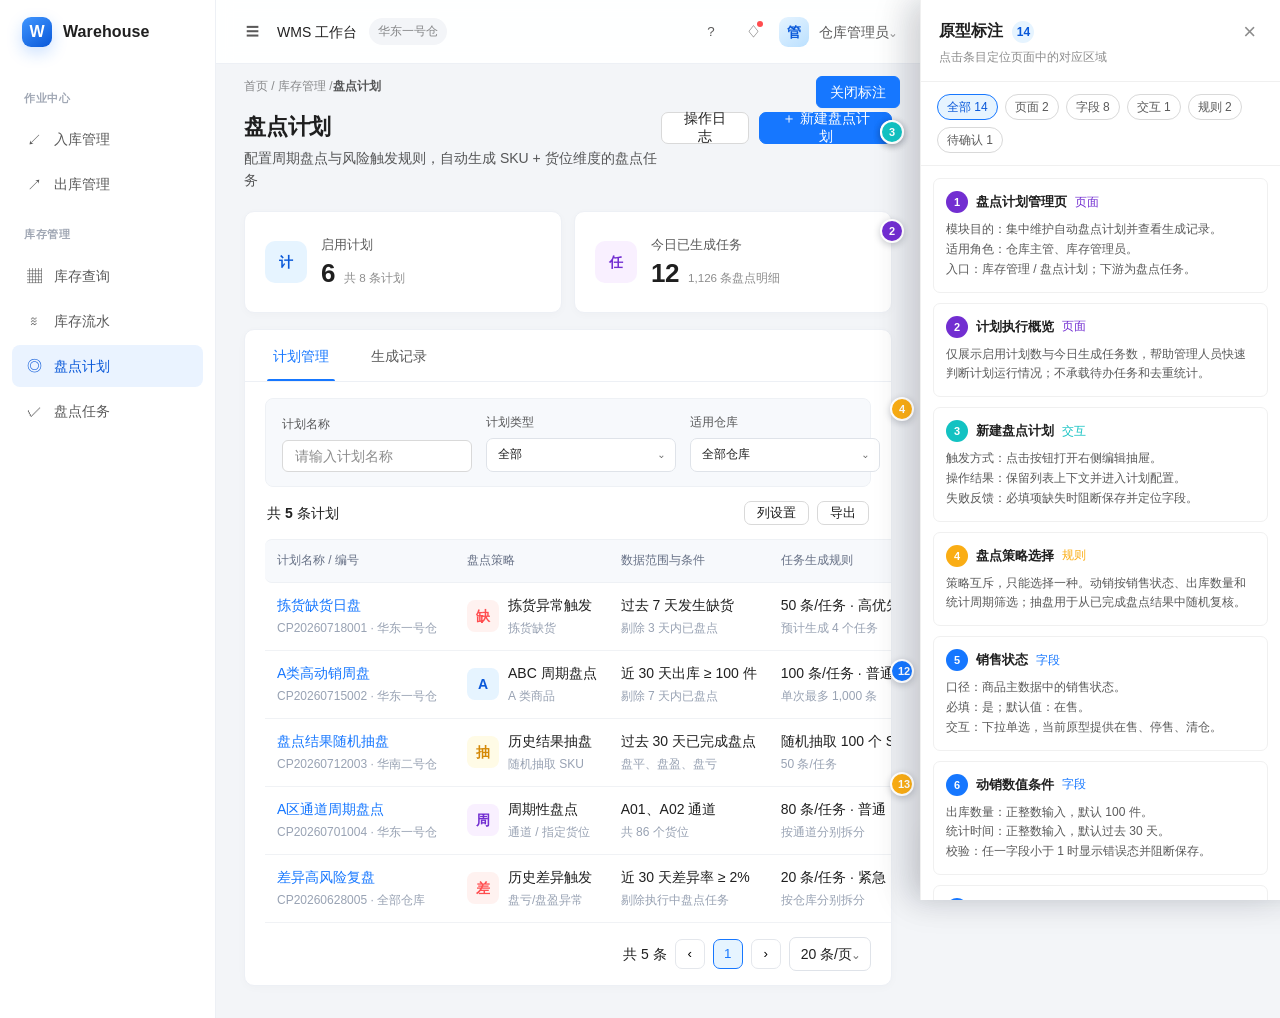
<file: index.html>
<!DOCTYPE html>
<html lang="zh-CN" data-theme="default">
<head>
  <meta charset="UTF-8"><meta name="viewport" content="width=device-width,initial-scale=1">
  <title>盘点计划</title>
  <link rel="stylesheet" href="./tokens.css"><link rel="stylesheet" href="./styles.css"><link rel="stylesheet" href="./flat-form.css"><link rel="stylesheet" href="./annotations.css">
</head>
<body>
<div class="c-shell" data-component="ErpShell">
  <aside class="c-shell__sider">
    <div class="brand"><span class="brand-mark">W</span><span>Warehouse</span></div>
    <nav>
      <div class="nav-group">作业中心</div><a><span class="nav-icon">↙</span>入库管理</a><a><span class="nav-icon">↗</span>出库管理</a>
      <div class="nav-group">库存管理</div><a><span class="nav-icon">▦</span>库存查询</a><a><span class="nav-icon">≋</span>库存流水</a><a class="active"><span class="nav-icon">◎</span>盘点计划</a><a><span class="nav-icon">✓</span>盘点任务</a>
    </nav>
  </aside>
  <main class="c-shell__main">
    <header class="topbar"><div class="workspace-name"><button class="c-icon-button menu-toggle">☰</button><span>WMS 工作台</span><em>华东一号仓</em></div><div class="top-actions"><button class="c-icon-button top-icon">?</button><button class="c-icon-button top-icon">♢<i></i></button><span class="avatar">管</span><span>仓库管理员⌄</span></div></header>
    <div class="breadcrumb">首页 / 库存管理 / <strong>盘点计划</strong></div>
    <div class="page">
      <header class="c-page-header" data-component="PageHeaderBar">
        <div><h1>盘点计划</h1><p>配置周期盘点与风险触发规则，自动生成 SKU + 货位维度的盘点任务</p></div>
        <div class="header-actions"><button class="btn">操作日志</button><button id="createBtn" class="btn btn--primary">＋ 新建盘点计划</button></div>
      </header>

      <section class="overview">
        <div><i class="metric-icon blue">计</i><section><span>启用计划</span><strong>6</strong><small>共 8 条计划</small></section></div>
        <div><i class="metric-icon purple">任</i><section><span>今日已生成任务</span><strong>12</strong><small>1,126 条盘点明细</small></section></div>
      </section>

      <section class="surface-panel main-panel">
        <div class="tabs"><button class="c-tab tab active" data-view="plan">计划管理</button><button class="c-tab tab" data-view="record">生成记录</button></div>
        <div id="planView">
          <div class="c-filter" data-component="QueryFilterBar">
            <label>计划名称<input id="keyword" class="input" placeholder="请输入计划名称"></label>
            <label>计划类型<button class="c-select select-control">全部<span>⌄</span></button></label>
            <label>适用仓库<button class="c-select select-control">全部仓库<span>⌄</span></button></label>
            <label>状态<button class="c-select select-control">全部<span>⌄</span></button></label>
            <div class="filter-actions"><button id="queryBtn" class="btn btn--primary">查询</button><button id="resetBtn" class="btn">重置</button></div>
          </div>
          <div class="table-toolbar"><span>共 <b id="count">5</b> 条计划</span><div><button class="btn btn--sm">列设置</button><button class="btn btn--sm">导出</button></div></div>
          <div class="c-table" data-component="DataTablePanel">
            <table><thead><tr><th>计划名称 / 编号</th><th>盘点策略</th><th>数据范围与条件</th><th>任务生成规则</th><th>执行周期</th><th>状态</th><th>下次执行</th><th>操作</th></tr></thead>
            <tbody id="rows">
              <tr data-name="拣货缺货日盘"><td><a class="link plan-name">拣货缺货日盘</a><small>CP20260718001 · 华东一号仓</small></td><td><span class="strategy-icon red">缺</span><div>拣货异常触发<small>拣货缺货</small></div></td><td>过去 7 天发生缺货<br><small>剔除 3 天内已盘点</small></td><td>50 条/任务 · 高优先级<br><small>预计生成 4 个任务</small></td><td>每天 02:00</td><td><span class="tag tag--success">启用</span></td><td>明天 02:00</td><td><button class="c-link link-btn run">立即执行</button><button class="c-link link-btn edit">编辑</button><button class="c-link link-btn more">更多⌄</button></td></tr>
              <tr data-name="A类高动销周盘"><td><a class="link plan-name">A类高动销周盘</a><small>CP20260715002 · 华东一号仓</small></td><td><span class="strategy-icon blue">A</span><div>ABC 周期盘点<small>A 类商品</small></div></td><td>近 30 天出库 ≥ 100 件<br><small>剔除 7 天内已盘点</small></td><td>100 条/任务 · 普通<br><small>单次最多 1,000 条</small></td><td>每周一 03:00</td><td><span class="tag tag--success">启用</span></td><td>07-27 03:00</td><td><button class="c-link link-btn run">立即执行</button><button class="c-link link-btn edit">编辑</button><button class="c-link link-btn more">更多⌄</button></td></tr>
              <tr data-name="盘点结果随机抽盘"><td><a class="link plan-name">盘点结果随机抽盘</a><small>CP20260712003 · 华南二号仓</small></td><td><span class="strategy-icon orange">抽</span><div>历史结果抽盘<small>随机抽取 SKU</small></div></td><td>过去 30 天已完成盘点<br><small>盘平、盘盈、盘亏</small></td><td>随机抽取 100 个 SKU<br><small>50 条/任务</small></td><td>每周三 05:00</td><td><span class="tag tag--success">启用</span></td><td>07-29 05:00</td><td><button class="c-link link-btn run">立即执行</button><button class="c-link link-btn edit">编辑</button><button class="c-link link-btn more">更多⌄</button></td></tr>
              <tr data-name="A区通道周期盘点"><td><a class="link plan-name">A区通道周期盘点</a><small>CP20260701004 · 华东一号仓</small></td><td><span class="strategy-icon purple">周</span><div>周期性盘点<small>通道 / 指定货位</small></div></td><td>A01、A02 通道<br><small>共 86 个货位</small></td><td>80 条/任务 · 普通<br><small>按通道分别拆分</small></td><td>每月 1 日 01:00</td><td><span class="tag tag--default">停用</span></td><td>—</td><td><button class="c-link link-btn run">立即执行</button><button class="c-link link-btn edit">编辑</button><button class="c-link link-btn more">更多⌄</button></td></tr>
              <tr data-name="差异高风险复盘"><td><a class="link plan-name">差异高风险复盘</a><small>CP20260628005 · 全部仓库</small></td><td><span class="strategy-icon red">差</span><div>历史差异触发<small>盘亏/盘盈异常</small></div></td><td>近 30 天差异率 ≥ 2%<br><small>剔除执行中盘点任务</small></td><td>20 条/任务 · 紧急<br><small>按仓库分别拆分</small></td><td>每天 04:00</td><td><span class="tag tag--success">启用</span></td><td>明天 04:00</td><td><button class="c-link link-btn run">立即执行</button><button class="c-link link-btn edit">编辑</button><button class="c-link link-btn more">更多⌄</button></td></tr>
            </tbody></table>
          </div>
          <div class="pagination"><span>共 5 条</span><button class="c-page">‹</button><button class="c-page current">1</button><button class="c-page">›</button><button class="c-select select-control compact">20 条/页⌄</button></div>
        </div>
        <div id="recordView" hidden>
          <div class="c-filter"><label>执行批次<input class="input" placeholder="请输入批次号"></label><label>执行结果<button class="c-select select-control">全部<span>⌄</span></button></label><div class="filter-actions"><button class="btn btn--primary">查询</button><button class="btn">重置</button></div></div>
          <div class="c-table record-table"><table><thead><tr><th>执行批次</th><th>计划名称</th><th>执行方式</th><th>命中明细</th><th>重复剔除</th><th>生成任务</th><th>执行结果</th><th>执行时间</th></tr></thead><tbody><tr><td>EX20260724020001</td><td>拣货缺货日盘</td><td>定时执行</td><td>186</td><td>12</td><td>4</td><td><span class="tag tag--success">成功</span></td><td>2026-07-24 02:00:08</td></tr><tr><td>EX20260723142503</td><td>A类高动销周盘</td><td>手动执行</td><td>735</td><td>48</td><td>8</td><td><span class="tag tag--success">成功</span></td><td>2026-07-23 14:25:31</td></tr><tr><td>EX20260723020001</td><td>拣货缺货日盘</td><td>定时执行</td><td>0</td><td>23</td><td>0</td><td><span class="tag tag--warning">无可盘数据</span></td><td>2026-07-23 02:00:05</td></tr></tbody></table></div>
        </div>
      </section>
    </div>
  </main>
</div>

<div id="mask" class="mask" hidden></div>
<aside id="drawer" class="c-edit-drawer drawer" data-component="EditDrawer" aria-hidden="true">
  <header><div><h2 id="drawerTitle">新建盘点计划</h2><p>选择策略模板后，可继续调整具体条件</p></div><button id="closeBtn" class="c-icon-button close">×</button></header>
  <div class="drawer-body">
    <nav class="drawer-nav" aria-label="盘点计划配置步骤"><a class="active" href="#basic"><i>1</i>基础信息</a><a href="#strategy"><i>2</i>盘点策略</a><a href="#condition"><i>3</i>筛选条件</a><a href="#taskRule"><i>4</i>任务规则</a><a href="#schedule"><i>5</i>执行计划</a></nav>
    <div class="drawer-content">
    <section id="basic" class="drawer-section"><h3><span>1</span>基础信息</h3><div class="form-grid"><label class="form-item required"><b>计划名称</b><input id="planName" class="input" placeholder="请输入计划名称"></label><label class="form-item required"><b>适用仓库</b><button class="c-select select-control full">华东一号仓<span>⌄</span></button></label><label class="form-item"><b>任务优先级</b><button class="c-select select-control full">普通<span>⌄</span></button></label><label class="form-item"><b>盘点维度</b><button class="c-select select-control full">SKU + 货位<span>⌄</span></button></label></div></section>
    <section id="strategy" class="drawer-section"><h3><span>2</span>选择盘点策略</h3><div class="strategy-grid">
      <button class="c-strategy strategy selected" data-type="shortage"><i class="red">缺</i><b>拣货异常</b><small>拣货缺货、库存不足</small></button>
      <button class="c-strategy strategy" data-type="abc"><i class="blue">销</i><b>动销</b><small>按销售状态与出库数量筛选</small></button>
      <button class="c-strategy strategy" data-type="sample"><i class="orange">抽</i><b>抽盘</b><small>历史盘点结果随机抽查</small></button>
      <button class="c-strategy strategy" data-type="periodic"><i class="purple">周</i><b>周期性盘点</b><small>按通道或货位定期盘点</small></button>
      <button class="c-strategy strategy" data-type="variance"><i class="red">差</i><b>历史差异</b><small>差异率或连续异常</small></button>
    </div></section>
    <section id="condition" class="drawer-section"><h3><span>3</span>筛选条件</h3><div class="section-help" id="strategyHelp">基于业务事件筛选需要盘点的 SKU 与货位。</div><div class="condition-box">
      <div class="condition-head"><div><b id="conditionTitle">满足以下全部条件</b><small>条件值可根据仓库实际管理口径调整</small></div><button class="c-link link-btn">＋ 添加条件</button></div>
      <div id="conditions"></div>
    </div>
    <div class="exclude-box"><div><b>去重与排除规则</b><small>避免重复生成无效盘点任务</small></div><label><input id="excludeRecent" type="checkbox" checked> 剔除过去 <input id="excludeDays" class="input mini" type="number" value="3"> 天内已完成盘点的 SKU + 货位</label><label><input type="checkbox" checked> 剔除已有待执行 / 执行中盘点任务的数据</label><label><input type="checkbox"> 排除零库存货位</label></div></section>
    <section id="taskRule" class="drawer-section"><h3><span>4</span>任务生成规则</h3><div class="form-grid"><label class="form-item required"><b>每任务明细上限</b><div><input id="limit" class="input short" type="number" value="50"> 条<small>超过上限自动拆分任务</small></div></label><label class="form-item"><b>单次生成上限</b><div><input class="input short" type="number" value="1000"> 条<small>超出部分留待下次执行</small></div></label><label class="form-item"><b>拆分方式</b><button class="c-select select-control full">按仓库 + 库区拆分<span>⌄</span></button></label><label class="form-item"><b>空货位策略</b><button class="c-select select-control full">排除空货位<span>⌄</span></button></label></div></section>
    <section id="schedule" class="drawer-section"><h3><span>5</span>执行计划</h3><div class="mode-row"><label><input type="radio" name="mode" checked> 定时执行</label><label><input type="radio" name="mode"> 仅手动执行</label><label><input type="radio" name="mode"> 条件触发后立即执行</label></div><div class="schedule-row"><button class="c-select select-control">每天<span>⌄</span></button><span>于</span><input class="input time" type="time" value="02:00"><span>执行</span></div></section>
    <section class="rule-preview"><div><b>规则预览</b><span class="tag tag--processing">预计命中 186 条</span></div><p id="preview"></p><small>预计拆分为 4 个盘点任务；实际结果以执行时库存数据为准。</small></section>
    </div>
  </div>
  <footer><button id="cancelBtn" class="btn">取消</button><button class="btn">保存并停用</button><button id="saveBtn" class="btn btn--primary">保存并启用</button></footer>
</aside>

<div id="confirm" class="c-risk-confirm modal" data-component="RiskConfirm" hidden><div class="confirm-icon">!</div><div><h3>立即执行盘点计划？</h3><p id="confirmText"></p><div class="alert">执行时会重新计算命中数据，并自动剔除近期已盘点或已有进行中任务的 SKU + 货位。</div></div><footer><button id="cancelRun" class="btn">取消</button><button id="confirmRun" class="btn btn--primary">确认执行</button></footer></div>
<div id="toast" class="c-feedback toast" data-component="FeedbackState" hidden>✓ 操作成功</div>
<button id="annotationToggle" class="c-annotation-toggle annotation-toggle" type="button">关闭标注</button>
<div id="annotationLayer" class="annotation-layer" aria-hidden="true"></div>
<aside id="annotationDrawer" class="annotation-drawer" aria-label="原型标注">
  <header><div><h2>原型标注 <span id="annotationTotal">14</span></h2><p>点击条目定位页面中的对应区域</p></div><button id="annotationClose" class="c-annotation-close annotation-close" type="button">×</button></header>
  <nav id="annotationFilters" class="annotation-filters"></nav>
  <div id="annotationList" class="annotation-list"></div>
</aside>
<script src="./script.js?v=20260817-2"></script>
<script src="./annotations.js?v=20260817-2"></script>
</body></html>
</file>
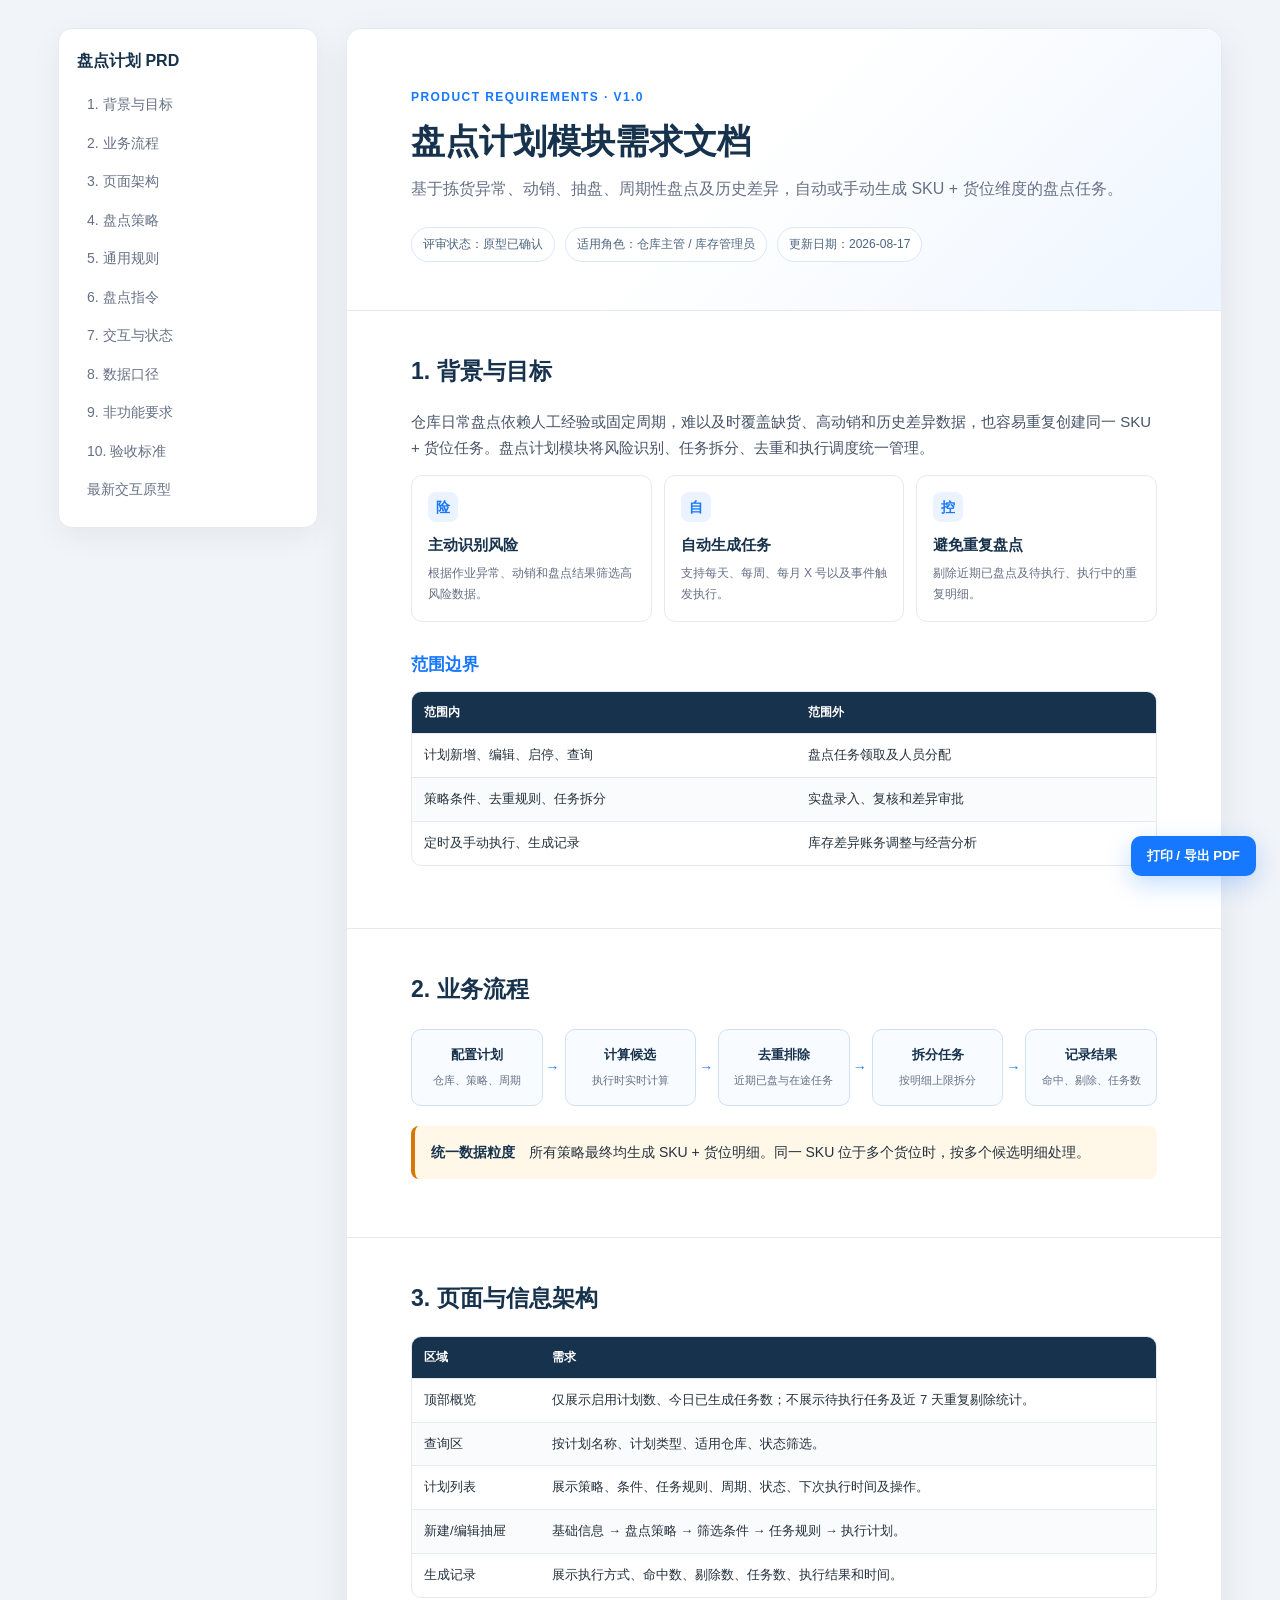
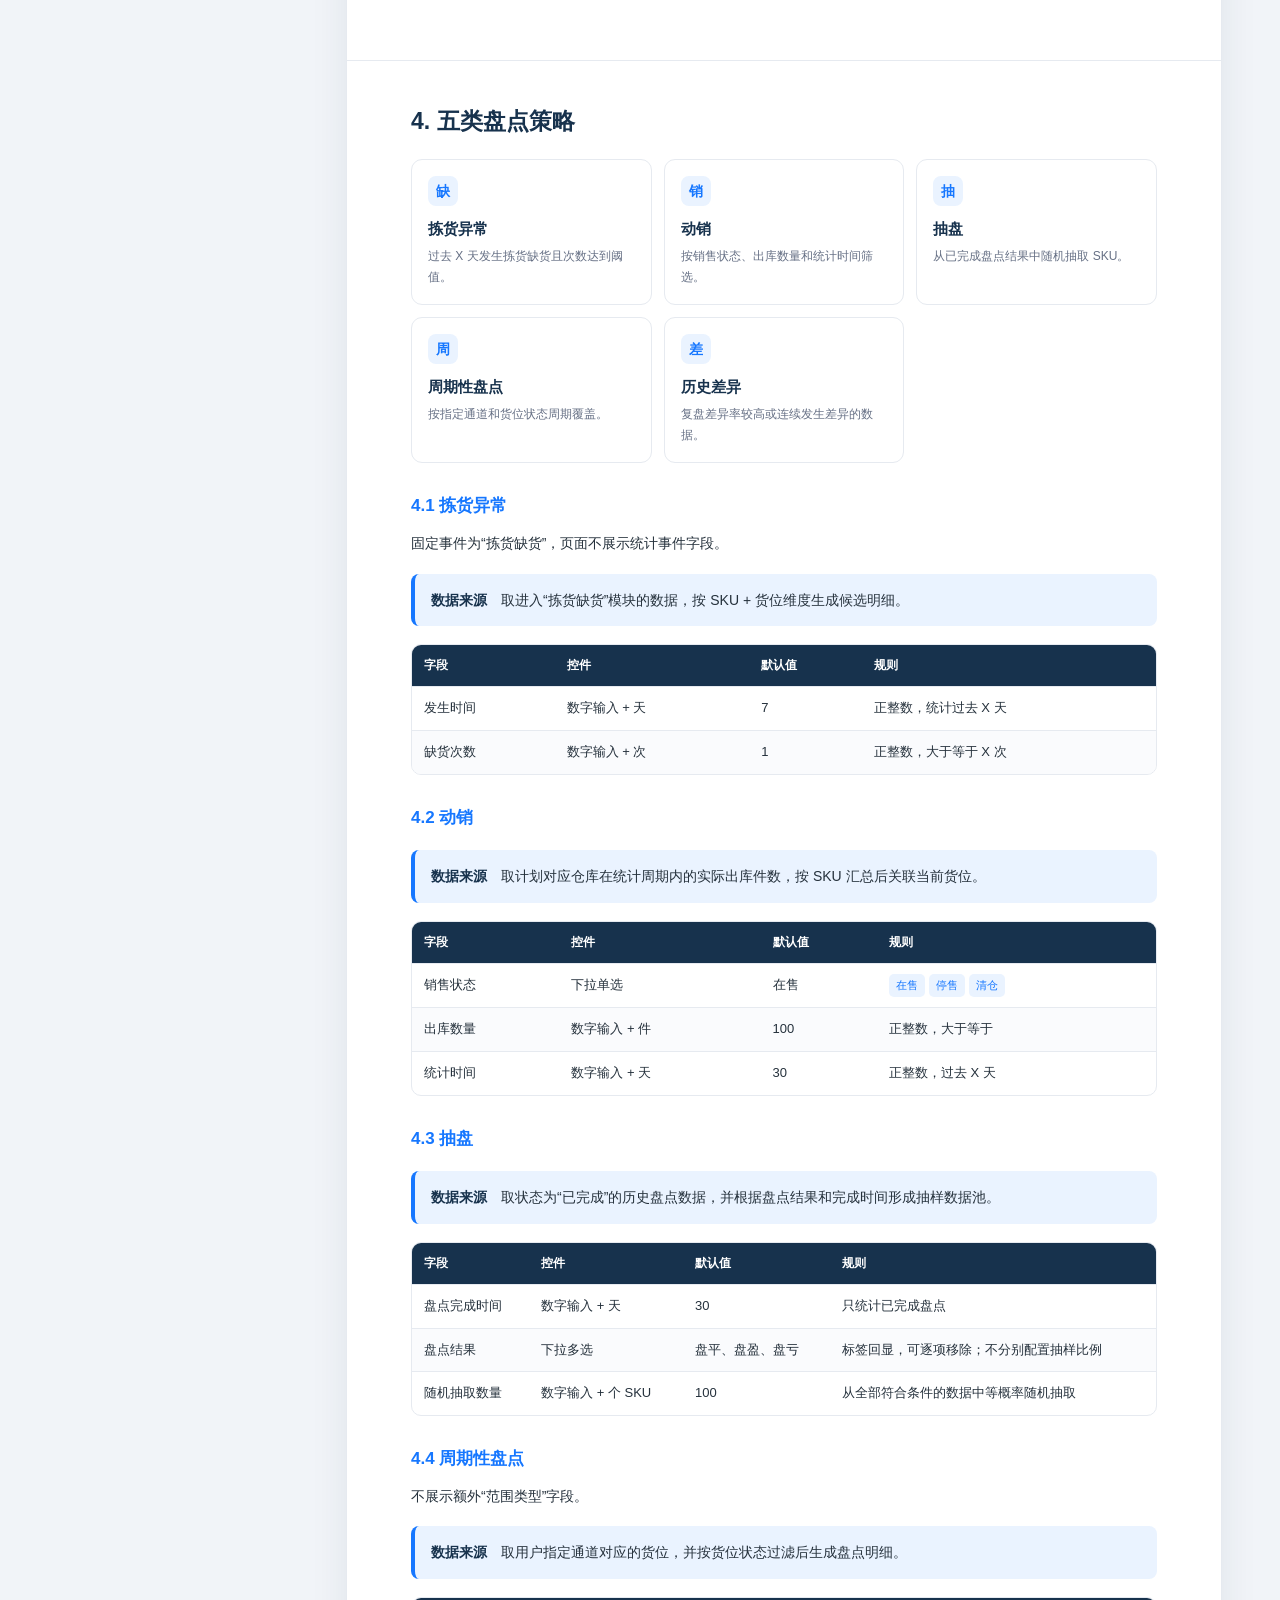
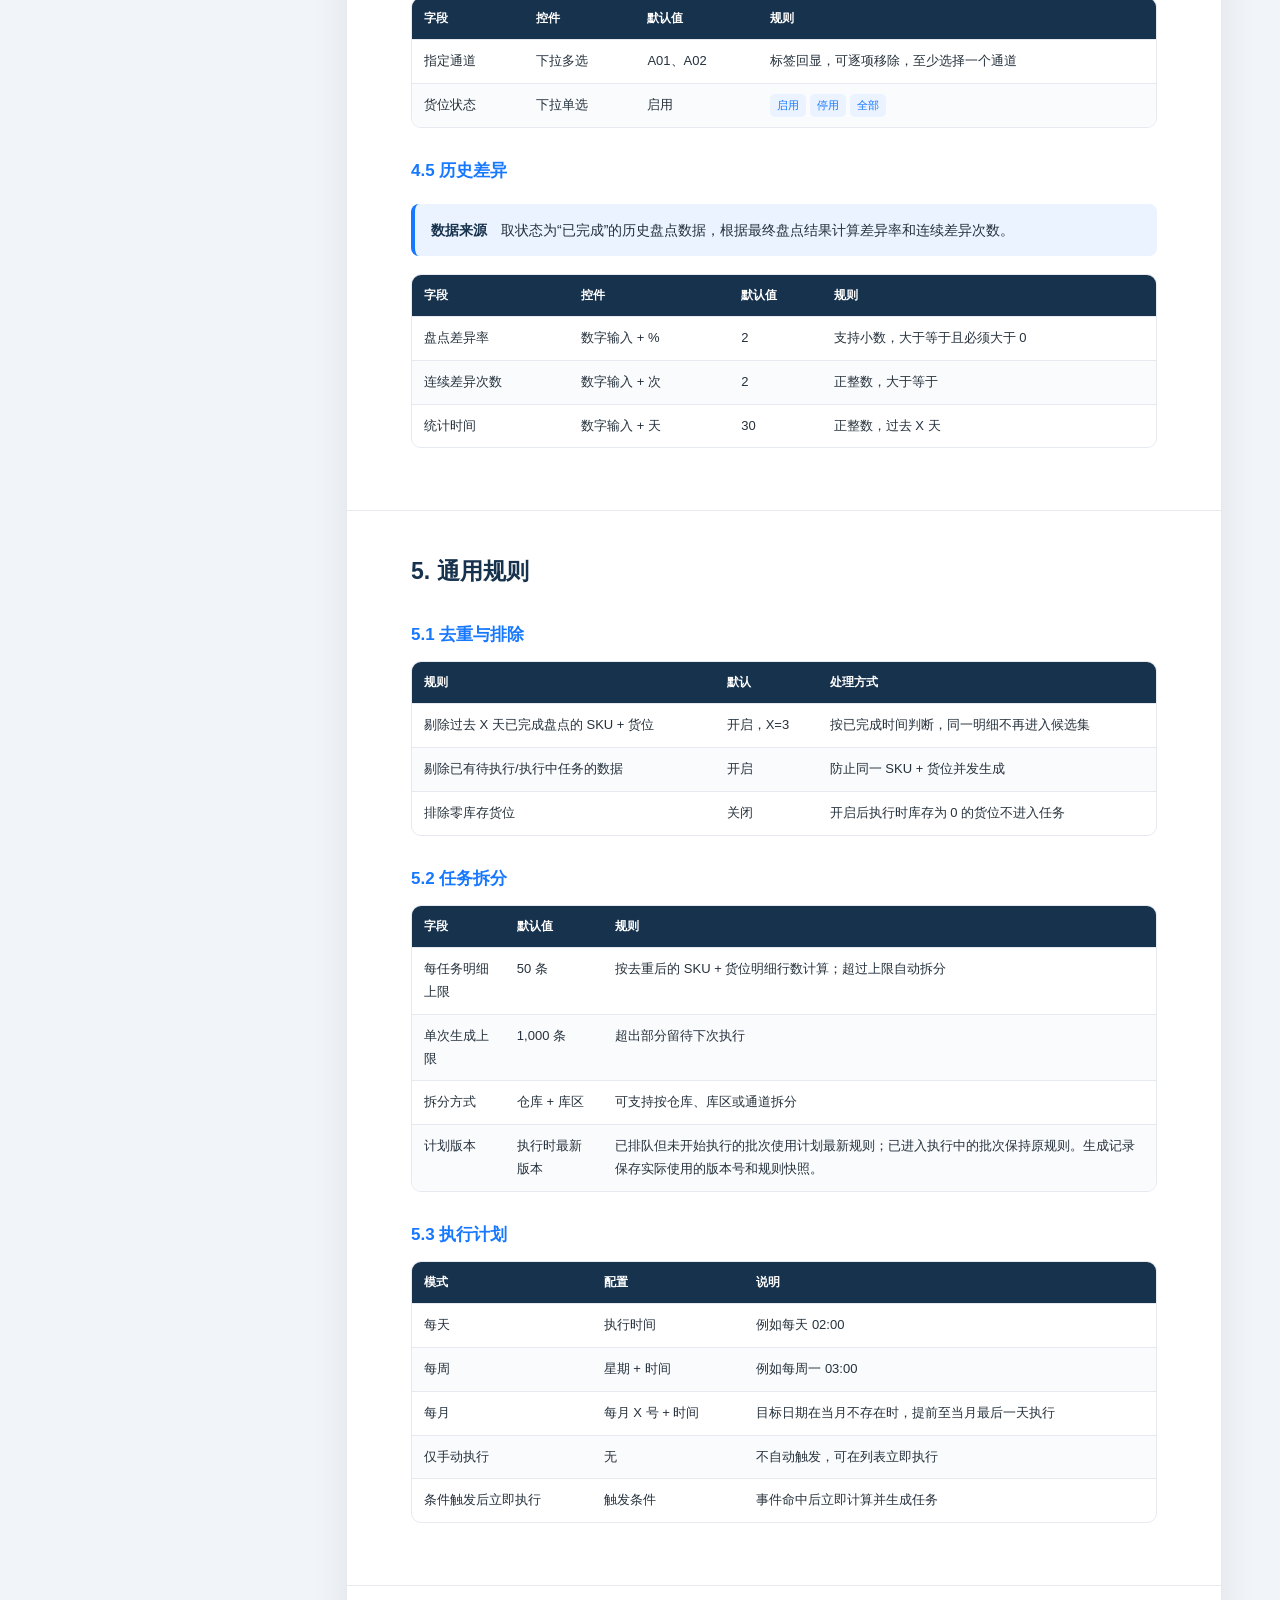
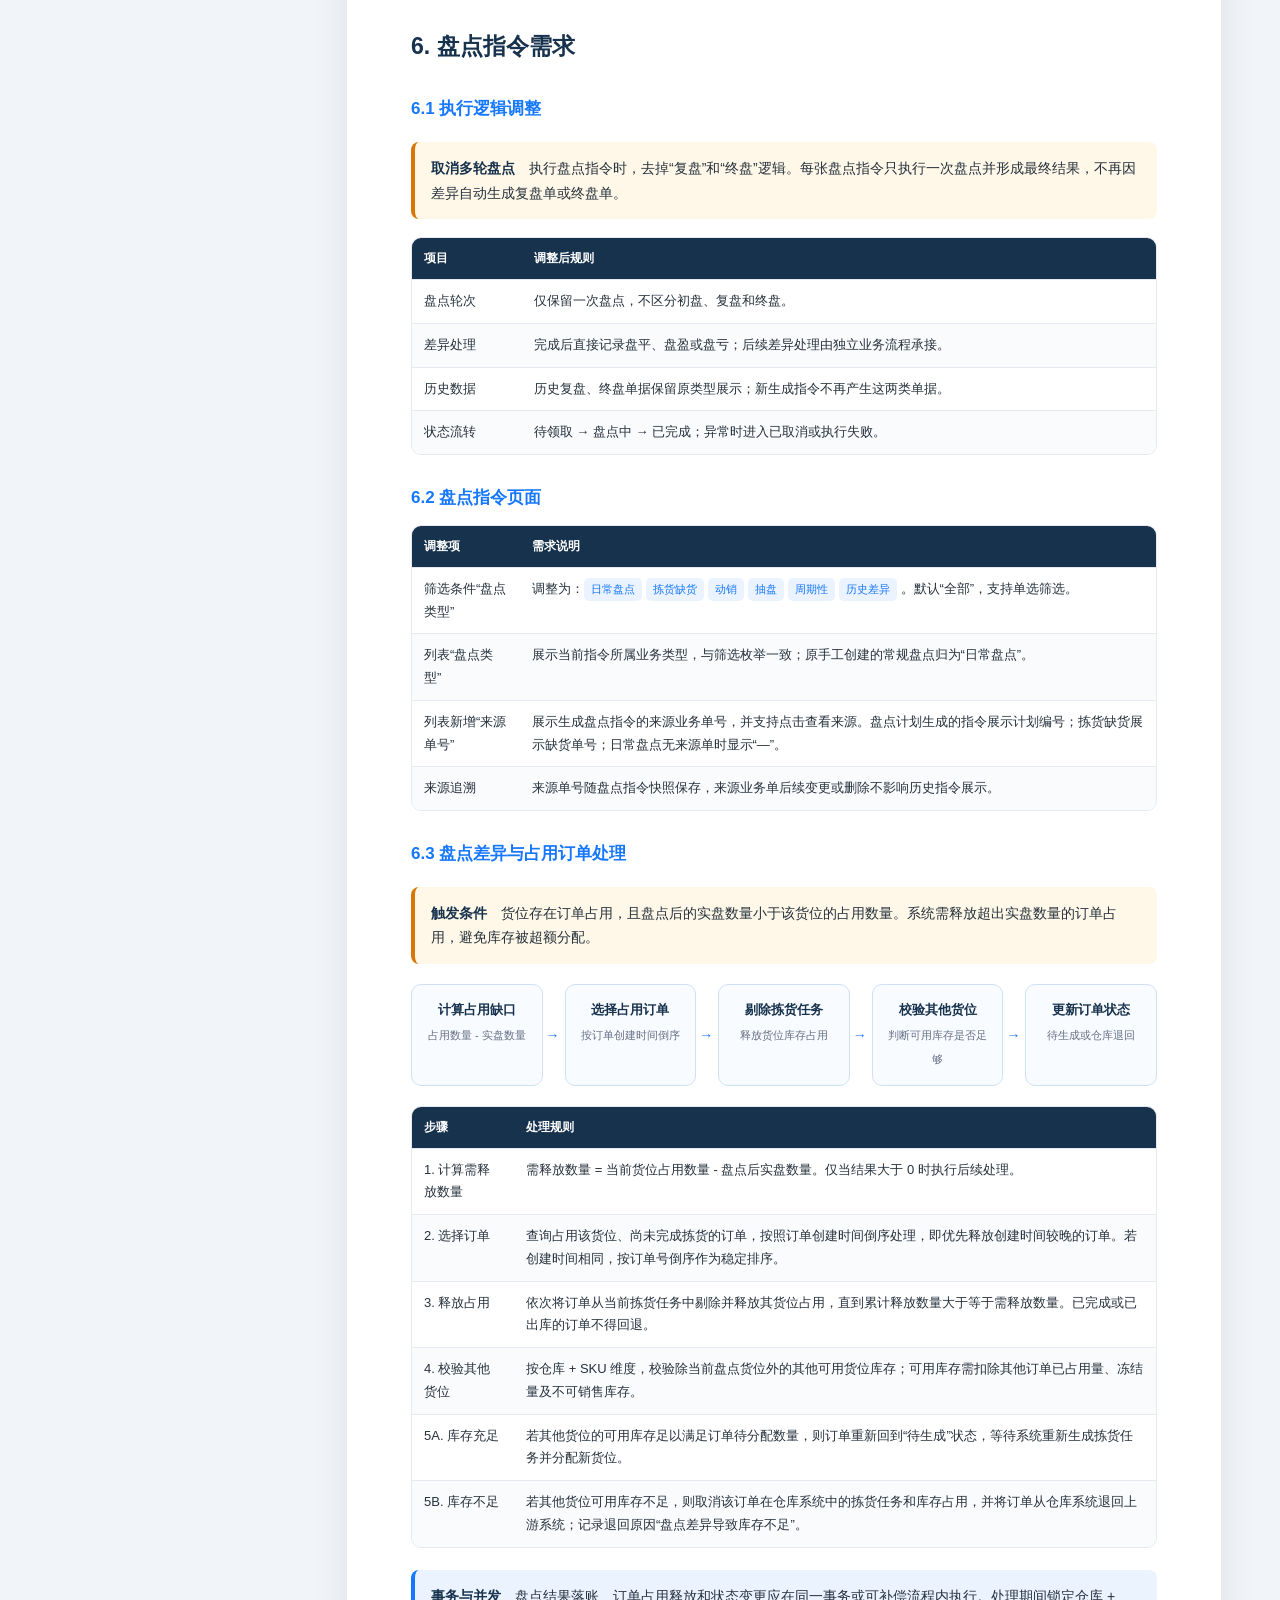
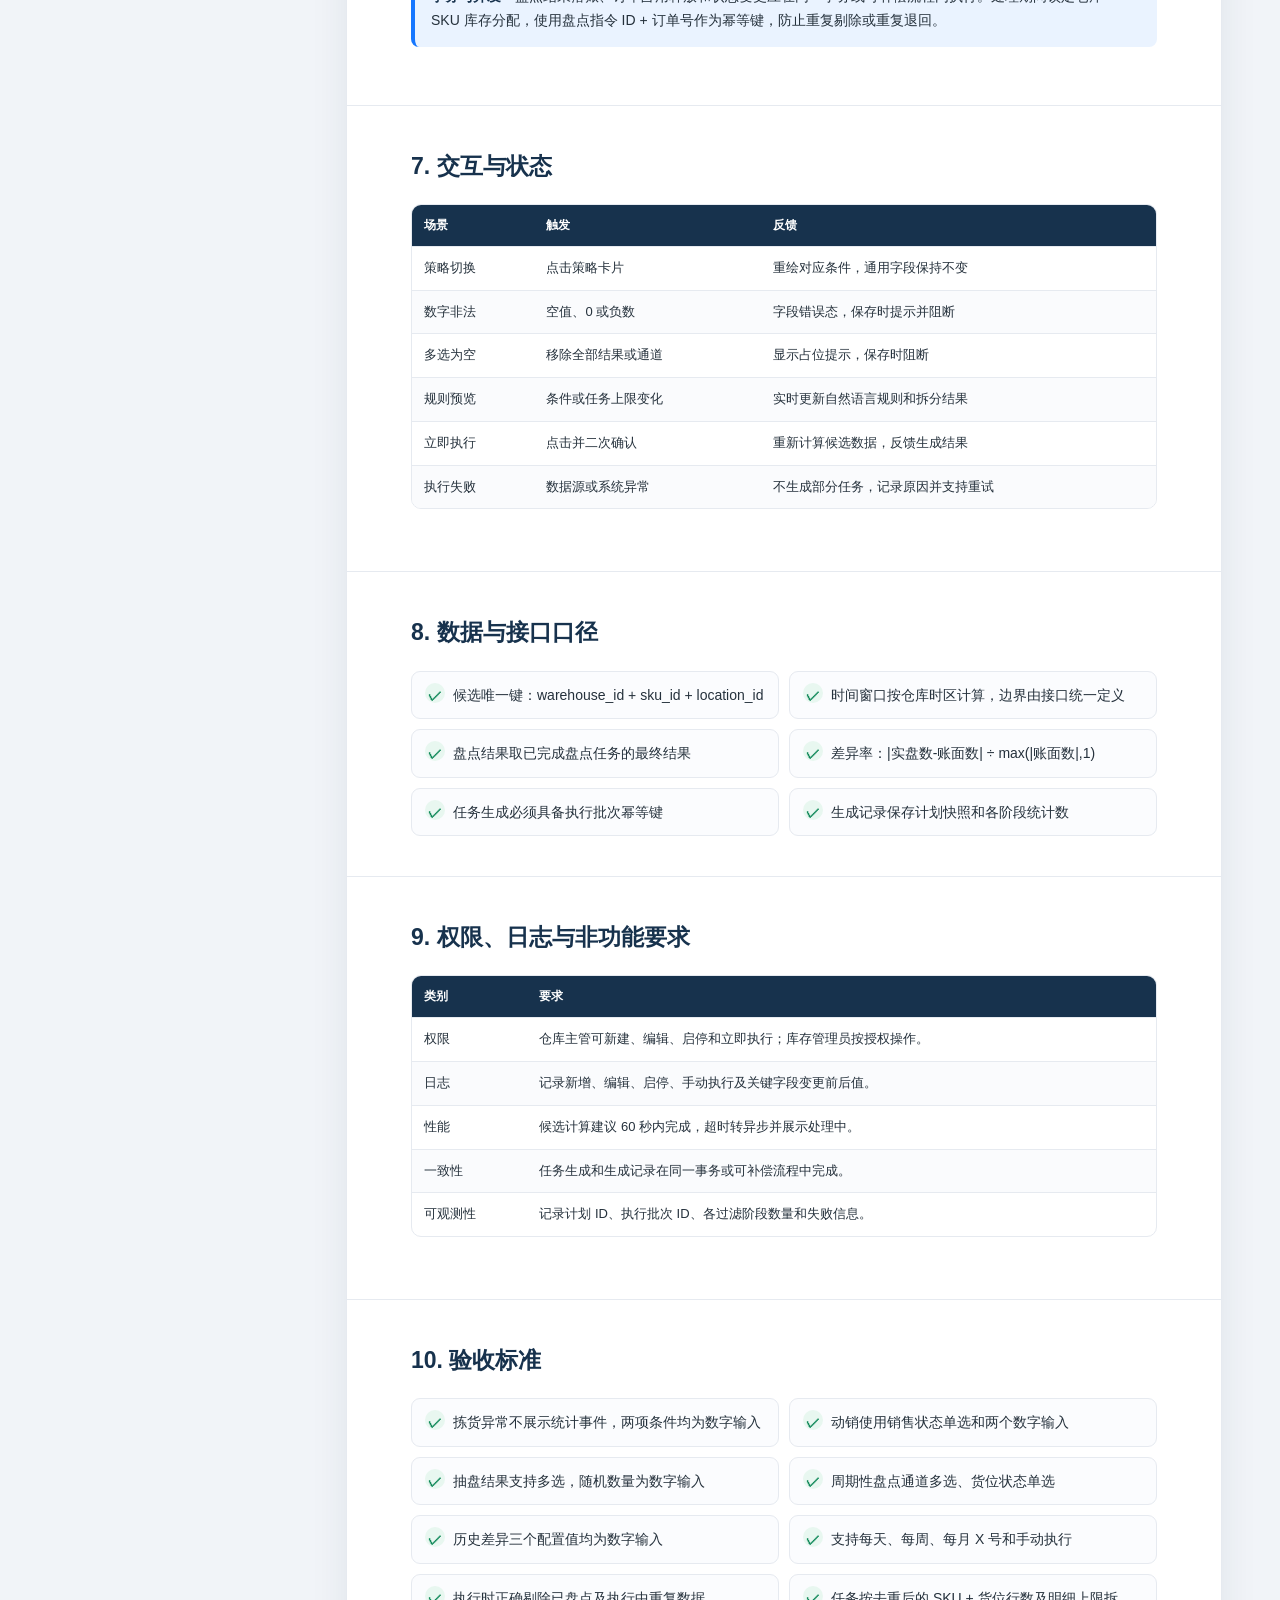
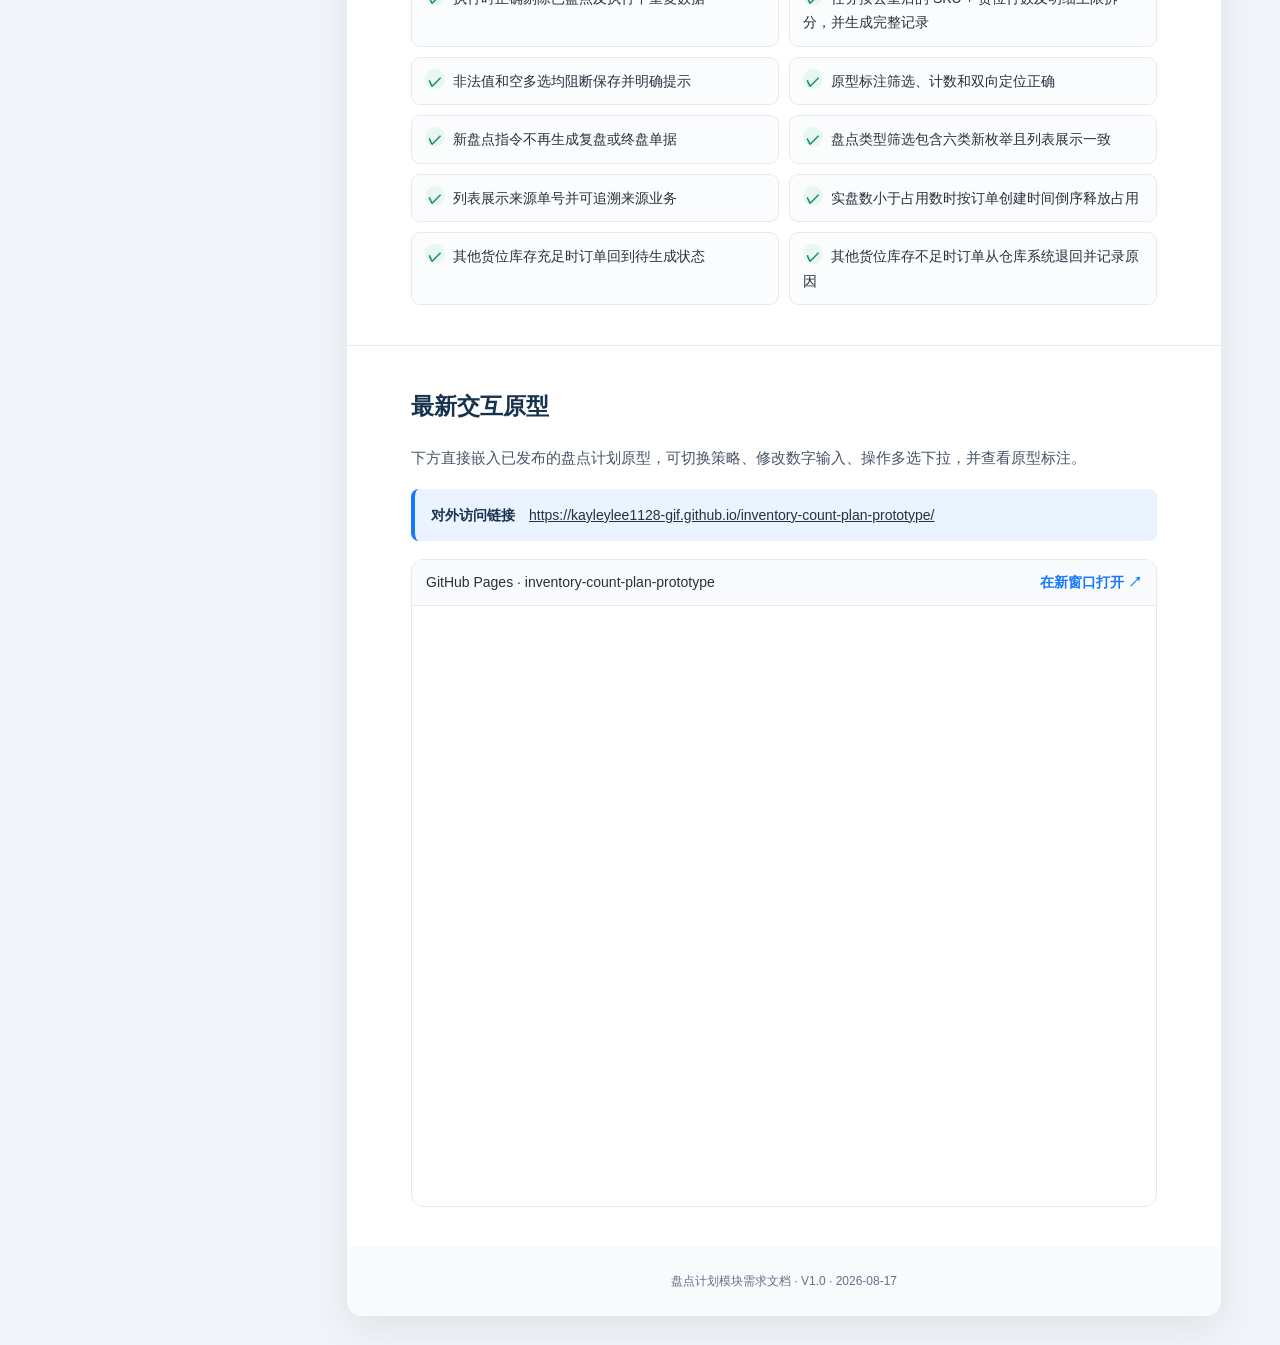
<file: prd.html>
<!doctype html>
<html lang="zh-CN">
<head>
<meta charset="utf-8">
<meta name="viewport" content="width=device-width,initial-scale=1">
<title>盘点计划模块需求文档</title>
<style>
:root{--blue:#1677ff;--navy:#17324d;--ink:#25313c;--muted:#667085;--line:#e6eaf0;--soft:#f5f8fc;--blue-soft:#eaf3ff;--orange:#d97706;--red:#c4324b;--green:#138a5b}
*{box-sizing:border-box}html{scroll-behavior:smooth}body{margin:0;background:#f1f4f8;color:var(--ink);font:14px/1.75 -apple-system,BlinkMacSystemFont,"Segoe UI","Microsoft YaHei",sans-serif}
a{color:inherit}.layout{display:grid;grid-template-columns:260px minmax(0,900px);gap:28px;max-width:1220px;margin:auto;padding:28px}.toc{position:sticky;top:20px;align-self:start;background:#fff;border:1px solid var(--line);border-radius:14px;padding:18px;box-shadow:0 8px 30px rgba(23,50,77,.06)}.toc strong{display:block;color:var(--navy);font-size:16px;margin-bottom:10px}.toc a{display:block;text-decoration:none;color:var(--muted);padding:7px 10px;border-radius:7px}.toc a:hover{color:var(--blue);background:var(--blue-soft)}
main{background:#fff;border:1px solid var(--line);border-radius:16px;box-shadow:0 12px 38px rgba(23,50,77,.08);overflow:hidden}.hero{padding:58px 64px 48px;background:linear-gradient(135deg,#fff 45%,#edf5ff)}.kicker{color:var(--blue);font-weight:700;letter-spacing:.12em;font-size:12px}.hero h1{font-size:34px;line-height:1.25;color:var(--navy);margin:12px 0}.hero p{font-size:16px;color:var(--muted);max-width:720px;margin:0}.meta{display:flex;gap:10px;flex-wrap:wrap;margin-top:24px}.pill{padding:6px 11px;background:#fff;border:1px solid #d9e7fa;border-radius:999px;color:#4b6580;font-size:12px}
.section{padding:40px 64px;border-top:1px solid var(--line)}h2{font-size:23px;color:var(--navy);margin:0 0 18px;scroll-margin-top:24px}h3{font-size:17px;color:var(--blue);margin:28px 0 10px}p{margin:8px 0 14px}.lead{font-size:15px;color:#475467}.callout{border-left:4px solid var(--blue);background:var(--blue-soft);border-radius:8px;padding:14px 16px;margin:18px 0}.callout.warn{border-color:var(--orange);background:#fff8e8}.callout.pending{border-color:var(--red);background:#fff1f3}.callout b{color:var(--navy)}
.cards{display:grid;grid-template-columns:repeat(3,1fr);gap:12px}.card{border:1px solid var(--line);border-radius:11px;padding:16px;background:#fff}.card .icon{display:inline-grid;place-items:center;width:30px;height:30px;border-radius:8px;background:var(--blue-soft);color:var(--blue);font-weight:800}.card h3{margin:10px 0 4px;color:var(--navy);font-size:15px}.card p{font-size:12px;color:var(--muted);margin:0}
.flow{display:grid;grid-template-columns:repeat(5,1fr);gap:22px;margin:20px 0}.step{position:relative;border:1px solid #cfe0f5;background:#f8fbff;border-radius:10px;padding:14px 10px;text-align:center}.step:not(:last-child):after{content:"→";position:absolute;right:-18px;top:50%;transform:translateY(-50%);color:var(--blue);font-weight:800}.step b{display:block;color:var(--navy);font-size:13px}.step span{font-size:11px;color:var(--muted)}
.table-wrap{overflow:auto;border:1px solid var(--line);border-radius:10px;margin:12px 0 22px}table{width:100%;border-collapse:collapse;min-width:620px}th{background:var(--navy);color:#fff;text-align:left;font-weight:600;padding:10px 12px;font-size:12px}td{border-top:1px solid var(--line);padding:10px 12px;vertical-align:top;font-size:13px}tr:nth-child(even) td{background:#fafbfd}.num{font-variant-numeric:tabular-nums;white-space:nowrap}.tag{display:inline-block;padding:2px 7px;border-radius:5px;background:var(--blue-soft);color:var(--blue);font-size:11px;margin-right:4px}
.prototype{border:1px solid var(--line);border-radius:12px;overflow:hidden;background:#fff}.prototype-bar{display:flex;justify-content:space-between;align-items:center;padding:10px 14px;background:#f8fafc;border-bottom:1px solid var(--line)}.prototype-bar a{color:var(--blue);text-decoration:none;font-weight:600}.prototype iframe{display:block;width:100%;height:600px;border:0}.checklist{display:grid;grid-template-columns:1fr 1fr;gap:10px}.check{padding:11px 13px;border:1px solid var(--line);border-radius:9px;background:#fbfcfe}.check:before{content:"✓";display:inline-grid;place-items:center;width:20px;height:20px;margin-right:8px;border-radius:50%;background:#e8f7f0;color:var(--green);font-weight:800}
.footer{padding:24px 64px;background:#f8fafc;color:var(--muted);font-size:12px;text-align:center}.print{position:fixed;right:24px;bottom:24px;border:0;border-radius:10px;padding:11px 16px;background:var(--blue);color:#fff;font-weight:600;box-shadow:0 8px 24px rgba(22,119,255,.25);cursor:pointer}
@media(max-width:900px){.layout{display:block;padding:0}.toc{display:none}main{border-radius:0}.hero,.section{padding:30px 22px}.cards{grid-template-columns:1fr 1fr}.flow{grid-template-columns:1fr}.step:not(:last-child):after{content:"↓";right:auto;left:50%;top:auto;bottom:-23px}.checklist{grid-template-columns:1fr}.prototype iframe{height:520px}}
@media print{body{background:#fff;font-size:11px}.layout{display:block;max-width:none;padding:0}.toc,.print{display:none}main{border:0;box-shadow:none}.hero,.section{padding:24px 34px}.section{break-before:auto}.prototype iframe{display:none}.prototype:after{content:"交互原型：https://kayleylee1128-gif.github.io/inventory-count-plan-prototype/";display:block;padding:18px}.card,.callout,.table-wrap{break-inside:avoid}}
</style>
</head>
<body>
<div class="layout">
  <nav class="toc"><strong>盘点计划 PRD</strong><a href="#background">1. 背景与目标</a><a href="#flow">2. 业务流程</a><a href="#architecture">3. 页面架构</a><a href="#strategies">4. 盘点策略</a><a href="#rules">5. 通用规则</a><a href="#instructions">6. 盘点指令</a><a href="#interaction">7. 交互与状态</a><a href="#data">8. 数据口径</a><a href="#nonfunctional">9. 非功能要求</a><a href="#acceptance">10. 验收标准</a><a href="#prototype">最新交互原型</a></nav>
  <main>
    <header class="hero"><div class="kicker">PRODUCT REQUIREMENTS · V1.0</div><h1>盘点计划模块需求文档</h1><p>基于拣货异常、动销、抽盘、周期性盘点及历史差异，自动或手动生成 SKU + 货位维度的盘点任务。</p><div class="meta"><span class="pill">评审状态：原型已确认</span><span class="pill">适用角色：仓库主管 / 库存管理员</span><span class="pill">更新日期：2026-08-17</span></div></header>

    <section class="section" id="background"><h2>1. 背景与目标</h2><p class="lead">仓库日常盘点依赖人工经验或固定周期，难以及时覆盖缺货、高动销和历史差异数据，也容易重复创建同一 SKU + 货位任务。盘点计划模块将风险识别、任务拆分、去重和执行调度统一管理。</p><div class="cards"><div class="card"><span class="icon">险</span><h3>主动识别风险</h3><p>根据作业异常、动销和盘点结果筛选高风险数据。</p></div><div class="card"><span class="icon">自</span><h3>自动生成任务</h3><p>支持每天、每周、每月 X 号以及事件触发执行。</p></div><div class="card"><span class="icon">控</span><h3>避免重复盘点</h3><p>剔除近期已盘点及待执行、执行中的重复明细。</p></div></div><h3>范围边界</h3><div class="table-wrap"><table><thead><tr><th>范围内</th><th>范围外</th></tr></thead><tbody><tr><td>计划新增、编辑、启停、查询</td><td>盘点任务领取及人员分配</td></tr><tr><td>策略条件、去重规则、任务拆分</td><td>实盘录入、复核和差异审批</td></tr><tr><td>定时及手动执行、生成记录</td><td>库存差异账务调整与经营分析</td></tr></tbody></table></div></section>

    <section class="section" id="flow"><h2>2. 业务流程</h2><div class="flow"><div class="step"><b>配置计划</b><span>仓库、策略、周期</span></div><div class="step"><b>计算候选</b><span>执行时实时计算</span></div><div class="step"><b>去重排除</b><span>近期已盘与在途任务</span></div><div class="step"><b>拆分任务</b><span>按明细上限拆分</span></div><div class="step"><b>记录结果</b><span>命中、剔除、任务数</span></div></div><div class="callout warn"><b>统一数据粒度</b>　所有策略最终均生成 SKU + 货位明细。同一 SKU 位于多个货位时，按多个候选明细处理。</div></section>

    <section class="section" id="architecture"><h2>3. 页面与信息架构</h2><div class="table-wrap"><table><thead><tr><th>区域</th><th>需求</th></tr></thead><tbody><tr><td>顶部概览</td><td>仅展示启用计划数、今日已生成任务数；不展示待执行任务及近 7 天重复剔除统计。</td></tr><tr><td>查询区</td><td>按计划名称、计划类型、适用仓库、状态筛选。</td></tr><tr><td>计划列表</td><td>展示策略、条件、任务规则、周期、状态、下次执行时间及操作。</td></tr><tr><td>新建/编辑抽屉</td><td>基础信息 → 盘点策略 → 筛选条件 → 任务规则 → 执行计划。</td></tr><tr><td>生成记录</td><td>展示执行方式、命中数、剔除数、任务数、执行结果和时间。</td></tr></tbody></table></div></section>

    <section class="section" id="strategies"><h2>4. 五类盘点策略</h2><div class="cards"><div class="card"><span class="icon">缺</span><h3>拣货异常</h3><p>过去 X 天发生拣货缺货且次数达到阈值。</p></div><div class="card"><span class="icon">销</span><h3>动销</h3><p>按销售状态、出库数量和统计时间筛选。</p></div><div class="card"><span class="icon">抽</span><h3>抽盘</h3><p>从已完成盘点结果中随机抽取 SKU。</p></div><div class="card"><span class="icon">周</span><h3>周期性盘点</h3><p>按指定通道和货位状态周期覆盖。</p></div><div class="card"><span class="icon">差</span><h3>历史差异</h3><p>复盘差异率较高或连续发生差异的数据。</p></div></div>
      <h3>4.1 拣货异常</h3><p>固定事件为“拣货缺货”，页面不展示统计事件字段。</p><div class="callout"><b>数据来源</b>　取进入“拣货缺货”模块的数据，按 SKU + 货位维度生成候选明细。</div><div class="table-wrap"><table><thead><tr><th>字段</th><th>控件</th><th>默认值</th><th>规则</th></tr></thead><tbody><tr><td>发生时间</td><td>数字输入 + 天</td><td class="num">7</td><td>正整数，统计过去 X 天</td></tr><tr><td>缺货次数</td><td>数字输入 + 次</td><td class="num">1</td><td>正整数，大于等于 X 次</td></tr></tbody></table></div>
      <h3>4.2 动销</h3><div class="callout"><b>数据来源</b>　取计划对应仓库在统计周期内的实际出库件数，按 SKU 汇总后关联当前货位。</div><div class="table-wrap"><table><thead><tr><th>字段</th><th>控件</th><th>默认值</th><th>规则</th></tr></thead><tbody><tr><td>销售状态</td><td>下拉单选</td><td>在售</td><td><span class="tag">在售</span><span class="tag">停售</span><span class="tag">清仓</span></td></tr><tr><td>出库数量</td><td>数字输入 + 件</td><td class="num">100</td><td>正整数，大于等于</td></tr><tr><td>统计时间</td><td>数字输入 + 天</td><td class="num">30</td><td>正整数，过去 X 天</td></tr></tbody></table></div>
      <h3>4.3 抽盘</h3><div class="callout"><b>数据来源</b>　取状态为“已完成”的历史盘点数据，并根据盘点结果和完成时间形成抽样数据池。</div><div class="table-wrap"><table><thead><tr><th>字段</th><th>控件</th><th>默认值</th><th>规则</th></tr></thead><tbody><tr><td>盘点完成时间</td><td>数字输入 + 天</td><td class="num">30</td><td>只统计已完成盘点</td></tr><tr><td>盘点结果</td><td>下拉多选</td><td>盘平、盘盈、盘亏</td><td>标签回显，可逐项移除；不分别配置抽样比例</td></tr><tr><td>随机抽取数量</td><td>数字输入 + 个 SKU</td><td class="num">100</td><td>从全部符合条件的数据中等概率随机抽取</td></tr></tbody></table></div>
      <h3>4.4 周期性盘点</h3><p>不展示额外“范围类型”字段。</p><div class="callout"><b>数据来源</b>　取用户指定通道对应的货位，并按货位状态过滤后生成盘点明细。</div><div class="table-wrap"><table><thead><tr><th>字段</th><th>控件</th><th>默认值</th><th>规则</th></tr></thead><tbody><tr><td>指定通道</td><td>下拉多选</td><td>A01、A02</td><td>标签回显，可逐项移除，至少选择一个通道</td></tr><tr><td>货位状态</td><td>下拉单选</td><td>启用</td><td><span class="tag">启用</span><span class="tag">停用</span><span class="tag">全部</span></td></tr></tbody></table></div>
      <h3>4.5 历史差异</h3><div class="callout"><b>数据来源</b>　取状态为“已完成”的历史盘点数据，根据最终盘点结果计算差异率和连续差异次数。</div><div class="table-wrap"><table><thead><tr><th>字段</th><th>控件</th><th>默认值</th><th>规则</th></tr></thead><tbody><tr><td>盘点差异率</td><td>数字输入 + %</td><td class="num">2</td><td>支持小数，大于等于且必须大于 0</td></tr><tr><td>连续差异次数</td><td>数字输入 + 次</td><td class="num">2</td><td>正整数，大于等于</td></tr><tr><td>统计时间</td><td>数字输入 + 天</td><td class="num">30</td><td>正整数，过去 X 天</td></tr></tbody></table></div>
    </section>

    <section class="section" id="rules"><h2>5. 通用规则</h2><h3>5.1 去重与排除</h3><div class="table-wrap"><table><thead><tr><th>规则</th><th>默认</th><th>处理方式</th></tr></thead><tbody><tr><td>剔除过去 X 天已完成盘点的 SKU + 货位</td><td>开启，X=3</td><td>按已完成时间判断，同一明细不再进入候选集</td></tr><tr><td>剔除已有待执行/执行中任务的数据</td><td>开启</td><td>防止同一 SKU + 货位并发生成</td></tr><tr><td>排除零库存货位</td><td>关闭</td><td>开启后执行时库存为 0 的货位不进入任务</td></tr></tbody></table></div><h3>5.2 任务拆分</h3><div class="table-wrap"><table><thead><tr><th>字段</th><th>默认值</th><th>规则</th></tr></thead><tbody><tr><td>每任务明细上限</td><td>50 条</td><td>按去重后的 SKU + 货位明细行数计算；超过上限自动拆分</td></tr><tr><td>单次生成上限</td><td>1,000 条</td><td>超出部分留待下次执行</td></tr><tr><td>拆分方式</td><td>仓库 + 库区</td><td>可支持按仓库、库区或通道拆分</td></tr><tr><td>计划版本</td><td>执行时最新版本</td><td>已排队但未开始执行的批次使用计划最新规则；已进入执行中的批次保持原规则。生成记录保存实际使用的版本号和规则快照。</td></tr></tbody></table></div><h3>5.3 执行计划</h3><div class="table-wrap"><table><thead><tr><th>模式</th><th>配置</th><th>说明</th></tr></thead><tbody><tr><td>每天</td><td>执行时间</td><td>例如每天 02:00</td></tr><tr><td>每周</td><td>星期 + 时间</td><td>例如每周一 03:00</td></tr><tr><td>每月</td><td>每月 X 号 + 时间</td><td>目标日期在当月不存在时，提前至当月最后一天执行</td></tr><tr><td>仅手动执行</td><td>无</td><td>不自动触发，可在列表立即执行</td></tr><tr><td>条件触发后立即执行</td><td>触发条件</td><td>事件命中后立即计算并生成任务</td></tr></tbody></table></div></section>

    <section class="section" id="instructions"><h2>6. 盘点指令需求</h2><h3>6.1 执行逻辑调整</h3><div class="callout warn"><b>取消多轮盘点</b>　执行盘点指令时，去掉“复盘”和“终盘”逻辑。每张盘点指令只执行一次盘点并形成最终结果，不再因差异自动生成复盘单或终盘单。</div><div class="table-wrap"><table><thead><tr><th>项目</th><th>调整后规则</th></tr></thead><tbody><tr><td>盘点轮次</td><td>仅保留一次盘点，不区分初盘、复盘和终盘。</td></tr><tr><td>差异处理</td><td>完成后直接记录盘平、盘盈或盘亏；后续差异处理由独立业务流程承接。</td></tr><tr><td>历史数据</td><td>历史复盘、终盘单据保留原类型展示；新生成指令不再产生这两类单据。</td></tr><tr><td>状态流转</td><td>待领取 → 盘点中 → 已完成；异常时进入已取消或执行失败。</td></tr></tbody></table></div><h3>6.2 盘点指令页面</h3><div class="table-wrap"><table><thead><tr><th>调整项</th><th>需求说明</th></tr></thead><tbody><tr><td>筛选条件“盘点类型”</td><td>调整为：<span class="tag">日常盘点</span><span class="tag">拣货缺货</span><span class="tag">动销</span><span class="tag">抽盘</span><span class="tag">周期性</span><span class="tag">历史差异</span>。默认“全部”，支持单选筛选。</td></tr><tr><td>列表“盘点类型”</td><td>展示当前指令所属业务类型，与筛选枚举一致；原手工创建的常规盘点归为“日常盘点”。</td></tr><tr><td>列表新增“来源单号”</td><td>展示生成盘点指令的来源业务单号，并支持点击查看来源。盘点计划生成的指令展示计划编号；拣货缺货展示缺货单号；日常盘点无来源单时显示“—”。</td></tr><tr><td>来源追溯</td><td>来源单号随盘点指令快照保存，来源业务单后续变更或删除不影响历史指令展示。</td></tr></tbody></table></div><h3>6.3 盘点差异与占用订单处理</h3><div class="callout warn"><b>触发条件</b>　货位存在订单占用，且盘点后的实盘数量小于该货位的占用数量。系统需释放超出实盘数量的订单占用，避免库存被超额分配。</div><div class="flow"><div class="step"><b>计算占用缺口</b><span>占用数量 - 实盘数量</span></div><div class="step"><b>选择占用订单</b><span>按订单创建时间倒序</span></div><div class="step"><b>剔除拣货任务</b><span>释放货位库存占用</span></div><div class="step"><b>校验其他货位</b><span>判断可用库存是否足够</span></div><div class="step"><b>更新订单状态</b><span>待生成或仓库退回</span></div></div><div class="table-wrap"><table><thead><tr><th>步骤</th><th>处理规则</th></tr></thead><tbody><tr><td>1. 计算需释放数量</td><td>需释放数量 = 当前货位占用数量 - 盘点后实盘数量。仅当结果大于 0 时执行后续处理。</td></tr><tr><td>2. 选择订单</td><td>查询占用该货位、尚未完成拣货的订单，按照订单创建时间倒序处理，即优先释放创建时间较晚的订单。若创建时间相同，按订单号倒序作为稳定排序。</td></tr><tr><td>3. 释放占用</td><td>依次将订单从当前拣货任务中剔除并释放其货位占用，直到累计释放数量大于等于需释放数量。已完成或已出库的订单不得回退。</td></tr><tr><td>4. 校验其他货位</td><td>按仓库 + SKU 维度，校验除当前盘点货位外的其他可用货位库存；可用库存需扣除其他订单已占用量、冻结量及不可销售库存。</td></tr><tr><td>5A. 库存充足</td><td>若其他货位的可用库存足以满足订单待分配数量，则订单重新回到“待生成”状态，等待系统重新生成拣货任务并分配新货位。</td></tr><tr><td>5B. 库存不足</td><td>若其他货位可用库存不足，则取消该订单在仓库系统中的拣货任务和库存占用，并将订单从仓库系统退回上游系统；记录退回原因“盘点差异导致库存不足”。</td></tr></tbody></table></div><div class="callout"><b>事务与并发</b>　盘点结果落账、订单占用释放和状态变更应在同一事务或可补偿流程内执行。处理期间锁定仓库 + SKU 库存分配，使用盘点指令 ID + 订单号作为幂等键，防止重复剔除或重复退回。</div></section>

    <section class="section" id="interaction"><h2>7. 交互与状态</h2><div class="table-wrap"><table><thead><tr><th>场景</th><th>触发</th><th>反馈</th></tr></thead><tbody><tr><td>策略切换</td><td>点击策略卡片</td><td>重绘对应条件，通用字段保持不变</td></tr><tr><td>数字非法</td><td>空值、0 或负数</td><td>字段错误态，保存时提示并阻断</td></tr><tr><td>多选为空</td><td>移除全部结果或通道</td><td>显示占位提示，保存时阻断</td></tr><tr><td>规则预览</td><td>条件或任务上限变化</td><td>实时更新自然语言规则和拆分结果</td></tr><tr><td>立即执行</td><td>点击并二次确认</td><td>重新计算候选数据，反馈生成结果</td></tr><tr><td>执行失败</td><td>数据源或系统异常</td><td>不生成部分任务，记录原因并支持重试</td></tr></tbody></table></div></section>

    <section class="section" id="data"><h2>8. 数据与接口口径</h2><div class="checklist"><div class="check">候选唯一键：warehouse_id + sku_id + location_id</div><div class="check">时间窗口按仓库时区计算，边界由接口统一定义</div><div class="check">盘点结果取已完成盘点任务的最终结果</div><div class="check">差异率：|实盘数-账面数| ÷ max(|账面数|,1)</div><div class="check">任务生成必须具备执行批次幂等键</div><div class="check">生成记录保存计划快照和各阶段统计数</div></div></section>

    <section class="section" id="nonfunctional"><h2>9. 权限、日志与非功能要求</h2><div class="table-wrap"><table><thead><tr><th>类别</th><th>要求</th></tr></thead><tbody><tr><td>权限</td><td>仓库主管可新建、编辑、启停和立即执行；库存管理员按授权操作。</td></tr><tr><td>日志</td><td>记录新增、编辑、启停、手动执行及关键字段变更前后值。</td></tr><tr><td>性能</td><td>候选计算建议 60 秒内完成，超时转异步并展示处理中。</td></tr><tr><td>一致性</td><td>任务生成和生成记录在同一事务或可补偿流程中完成。</td></tr><tr><td>可观测性</td><td>记录计划 ID、执行批次 ID、各过滤阶段数量和失败信息。</td></tr></tbody></table></div></section>

    <section class="section" id="acceptance"><h2>10. 验收标准</h2><div class="checklist"><div class="check">拣货异常不展示统计事件，两项条件均为数字输入</div><div class="check">动销使用销售状态单选和两个数字输入</div><div class="check">抽盘结果支持多选，随机数量为数字输入</div><div class="check">周期性盘点通道多选、货位状态单选</div><div class="check">历史差异三个配置值均为数字输入</div><div class="check">支持每天、每周、每月 X 号和手动执行</div><div class="check">执行时正确剔除已盘点及执行中重复数据</div><div class="check">任务按去重后的 SKU + 货位行数及明细上限拆分，并生成完整记录</div><div class="check">非法值和空多选均阻断保存并明确提示</div><div class="check">原型标注筛选、计数和双向定位正确</div><div class="check">新盘点指令不再生成复盘或终盘单据</div><div class="check">盘点类型筛选包含六类新枚举且列表展示一致</div><div class="check">列表展示来源单号并可追溯来源业务</div><div class="check">实盘数小于占用数时按订单创建时间倒序释放占用</div><div class="check">其他货位库存充足时订单回到待生成状态</div><div class="check">其他货位库存不足时订单从仓库系统退回并记录原因</div></div></section>

    <section class="section" id="prototype"><h2>最新交互原型</h2><p class="lead">下方直接嵌入已发布的盘点计划原型，可切换策略、修改数字输入、操作多选下拉，并查看原型标注。</p><div class="callout"><b>对外访问链接</b>　<a href="https://kayleylee1128-gif.github.io/inventory-count-plan-prototype/" target="_blank" rel="noopener">https://kayleylee1128-gif.github.io/inventory-count-plan-prototype/</a></div><div class="prototype"><div class="prototype-bar"><span>GitHub Pages · inventory-count-plan-prototype</span><a href="https://kayleylee1128-gif.github.io/inventory-count-plan-prototype/" target="_blank" rel="noopener">在新窗口打开 ↗</a></div><iframe src="https://kayleylee1128-gif.github.io/inventory-count-plan-prototype/" title="盘点计划交互原型"></iframe></div></section>
    <footer class="footer">盘点计划模块需求文档 · V1.0 · 2026-08-17</footer>
  </main>
</div>
<button class="print" onclick="window.print()">打印 / 导出 PDF</button>
</body>
</html>
</file>
<file: tokens.css>
/* ============================================================
   ERP UI Library · Foundation Tokens (v0.2)
   Baseline: Ant Design Pro v6 style semantics
   Theme modes: Default / Dark / Glass
   ============================================================ */

:root,
[data-theme="default"],
.theme-default {
  /* ---------- Brand ---------- */
  --color-primary-1: #e6f4ff;
  --color-primary-3: #91caff;
  --color-primary-6: #1677ff;
  --color-primary-7: #0958d9;
  --color-primary-bg: var(--color-primary-1);

  /* ---------- Status ---------- */
  --color-success: #52c41a;
  --color-success-bg: #f6ffed;
  --color-success-border: #b7eb8f;
  --color-warning: #faad14;
  --color-warning-bg: #fffbe6;
  --color-warning-border: #ffe58f;
  --color-error: #ff4d4f;
  --color-error-bg: #fff2f0;
  --color-error-border: #ffccc7;
  --color-info: #1677ff;

  /* ---------- Surface / Navigation ---------- */
  --color-sider-bg: #001529;
  --color-sider-text: rgba(255, 255, 255, 0.85);
  --color-sider-text-secondary: rgba(255, 255, 255, 0.45);
  --color-sider-active: var(--color-primary-6);

  /* ---------- Data visualization ---------- */
  --color-chart-1: #1677ff;
  --color-chart-2: #52c41a;
  --color-chart-3: #faad14;
  --color-chart-4: #ff4d4f;
  --color-chart-5: #722ed1;
  --color-chart-6: #13c2c2;
  --color-chart-7: #eb2f96;
  --color-chart-8: #fa8c16;
  --color-chart-axis: rgba(0, 0, 0, 0.45);
  --color-chart-grid: #f0f0f0;
  --color-chart-tooltip: rgba(0, 0, 0, 0.88);

  /* ---------- AI / Ant Design X RICH ---------- */
  --color-ai-accent: #722ed1;
  --color-ai-accent-hover: #531dab;
  --color-ai-bg: #f9f0ff;
  --color-ai-border: #d3adf7;
  --color-ai-user-bubble: #e6f4ff;
  --color-ai-assistant-bubble: #ffffff;
  --color-ai-process: #1677ff;

  /* ---------- Text ---------- */
  --color-text: rgba(0, 0, 0, 0.88);
  --color-text-secondary: rgba(0, 0, 0, 0.65);
  --color-text-tertiary: rgba(0, 0, 0, 0.45);
  --color-text-disabled: rgba(0, 0, 0, 0.25);
  --color-text-on-primary: #ffffff;
  --color-text-link: var(--color-primary-6);

  /* ---------- Background ---------- */
  --color-bg-layout: #f5f7fa;
  --color-bg-container: #ffffff;
  --color-bg-elevated: #ffffff;
  --color-bg-spotlight: #fafafa;
  --color-bg-disabled: rgba(0, 0, 0, 0.04);
  --color-bg-mask: rgba(0, 0, 0, 0.45);

  /* ---------- Border ---------- */
  --color-border: #d9d9d9;
  --color-border-secondary: #f0f0f0;
  --color-split: #f0f0f0;

  /* ---------- Typography ---------- */
  --font-family: -apple-system, BlinkMacSystemFont, "Segoe UI", "PingFang SC",
    "Hiragino Sans GB", "Microsoft YaHei", "Helvetica Neue", Arial, sans-serif;
  --font-size-xs: 12px;
  --font-size-sm: 13px;
  --font-size: 14px;
  --font-size-lg: 16px;
  --font-size-xl: 18px;
  --font-size-2xl: 20px;
  --font-size-3xl: 24px;
  --font-weight-regular: 400;
  --font-weight-medium: 500;
  --font-weight-semibold: 600;
  --line-height-base: 1.5715;

  /* ---------- Spacing ---------- */
  --space-1: 4px;
  --space-2: 8px;
  --space-3: 12px;
  --space-4: 16px;
  --space-5: 20px;
  --space-6: 24px;
  --space-8: 32px;
  --space-10: 40px;

  /* ---------- Radius ---------- */
  --radius-sm: 4px;
  --radius-control: 6px;
  --radius: var(--radius-control);
  --radius-lg: 8px;
  --radius-pill: 999px;

  /* ---------- Shadow ---------- */
  --shadow-1: 0 1px 2px 0 rgba(0, 0, 0, 0.03), 0 1px 6px -1px rgba(0, 0, 0, 0.02);
  --shadow-2: 0 6px 16px 0 rgba(0, 0, 0, 0.08), 0 3px 6px -4px rgba(0, 0, 0, 0.12);
  --shadow-drawer: -6px 0 16px 0 rgba(0, 0, 0, 0.08);
  --shadow-modal: 0 6px 16px 0 rgba(0, 0, 0, 0.08), 0 3px 6px -4px rgba(0, 0, 0, 0.12);

  /* ---------- Layout ---------- */
  --layout-sider-width: 200px;
  --layout-sider-collapsed-width: 64px;
  --layout-header-height: 56px;
  --layout-breadcrumb-height: 40px;
  --layout-page-padding: 24px;
  --layout-drawer-width: 67vw;
  --layout-content-max-width: 1440px;

  /* ---------- Mobile ---------- */
  --mobile-page-padding: 16px;
  --mobile-control-height: 44px;
  --mobile-radius: 8px;
  --mobile-safe-area-bottom: env(safe-area-inset-bottom, 0px);

  /* ---------- Control ---------- */
  --control-height-sm: 24px;
  --control-height: 32px;
  --control-height-lg: 40px;
  --table-row-height-compact: 40px;
  --table-row-height: 48px;

  /* ---------- Motion / Layer ---------- */
  --motion-fast: 100ms cubic-bezier(0.4, 0, 0.2, 1);
  --motion: 200ms cubic-bezier(0.4, 0, 0.2, 1);
  --motion-slow: 300ms cubic-bezier(0.4, 0, 0.2, 1);
  --z-drawer: 900;
  --z-modal: 1000;
  --z-tooltip: 1200;
}

[data-theme="dark"],
.theme-dark {
  --color-primary-6: #3c9eff;
  --color-primary-7: #177ddc;
  --color-primary-bg: rgba(60, 158, 255, 0.18);
  --color-success: #49aa19;
  --color-warning: #d89614;
  --color-error: #dc4446;
  --color-text: rgba(255, 255, 255, 0.92);
  --color-text-secondary: rgba(255, 255, 255, 0.72);
  --color-text-tertiary: rgba(255, 255, 255, 0.52);
  --color-text-disabled: rgba(255, 255, 255, 0.34);
  --color-bg-layout: #0f1115;
  --color-bg-container: #14171d;
  --color-bg-elevated: #1b1f27;
  --color-bg-spotlight: rgba(255, 255, 255, 0.08);
  --color-bg-disabled: rgba(255, 255, 255, 0.08);
  --color-border: rgba(255, 255, 255, 0.18);
  --color-border-secondary: rgba(255, 255, 255, 0.12);
  --color-split: rgba(255, 255, 255, 0.12);
  --color-sider-bg: #001529;
  --color-sider-text: rgba(255, 255, 255, 0.85);
  --color-sider-text-secondary: rgba(255, 255, 255, 0.45);
  --color-chart-axis: rgba(255, 255, 255, 0.52);
  --color-chart-grid: rgba(255, 255, 255, 0.12);
  --color-chart-tooltip: rgba(0, 0, 0, 0.88);
  --color-ai-bg: rgba(114, 46, 209, 0.18);
  --color-ai-border: rgba(211, 173, 247, 0.5);
  --color-ai-assistant-bubble: var(--color-bg-elevated);
  --shadow-1: 0 4px 16px rgba(0, 0, 0, 0.28);
  --shadow-2: 0 10px 28px rgba(0, 0, 0, 0.36);
}

[data-theme="glass"],
.theme-glass {
  --color-primary-6: #5aa9ff;
  --color-primary-7: #4e9bff;
  --color-primary-bg: rgba(90, 169, 255, 0.2);
  --color-text: rgba(255, 255, 255, 0.92);
  --color-text-secondary: rgba(255, 255, 255, 0.78);
  --color-text-tertiary: rgba(255, 255, 255, 0.58);
  --color-text-disabled: rgba(255, 255, 255, 0.36);
  --color-bg-layout: rgba(15, 17, 21, 0.72);
  --color-bg-container: rgba(255, 255, 255, 0.18);
  --color-bg-elevated: rgba(255, 255, 255, 0.24);
  --color-bg-spotlight: rgba(255, 255, 255, 0.14);
  --color-bg-disabled: rgba(255, 255, 255, 0.1);
  --color-border: rgba(255, 255, 255, 0.3);
  --color-border-secondary: rgba(255, 255, 255, 0.24);
  --color-split: rgba(255, 255, 255, 0.22);
  --color-sider-bg: rgba(0, 21, 41, 0.86);
  --color-sider-text: rgba(255, 255, 255, 0.92);
  --color-sider-text-secondary: rgba(255, 255, 255, 0.58);
  --color-chart-axis: rgba(255, 255, 255, 0.58);
  --color-chart-grid: rgba(255, 255, 255, 0.2);
  --color-chart-tooltip: rgba(0, 0, 0, 0.88);
  --color-ai-bg: rgba(114, 46, 209, 0.2);
  --color-ai-border: rgba(211, 173, 247, 0.5);
  --color-ai-assistant-bubble: var(--color-bg-elevated);
  --shadow-1: 0 8px 24px rgba(0, 0, 0, 0.24);
  --shadow-2: 0 12px 32px rgba(0, 0, 0, 0.32);
}

body {
  margin: 0;
  font-family: var(--font-family);
  font-size: var(--font-size);
  line-height: var(--line-height-base);
  color: var(--color-text);
  background: var(--color-bg-layout);
}

* { box-sizing: border-box; }

.surface-panel {
  background: var(--color-bg-container);
  border: 1px solid var(--color-border-secondary);
  border-radius: var(--radius-lg);
  box-shadow: var(--shadow-1);
}

.text-secondary { color: var(--color-text-secondary); }
.text-tertiary { color: var(--color-text-tertiary); }

.tag {
  display: inline-flex;
  align-items: center;
  height: 22px;
  padding: 0 8px;
  border-radius: var(--radius-sm);
  font-size: var(--font-size-xs);
  border: 1px solid transparent;
}
.tag--default { background: var(--color-bg-spotlight); color: var(--color-text); border-color: var(--color-border-secondary); }
.tag--processing { background: var(--color-primary-bg); color: var(--color-primary-7); border-color: var(--color-primary-3); }
.tag--success { background: var(--color-success-bg); color: var(--color-success); border-color: var(--color-success-border); }
.tag--warning { background: var(--color-warning-bg); color: var(--color-warning); border-color: var(--color-warning-border); }
.tag--error { background: var(--color-error-bg); color: var(--color-error); border-color: var(--color-error-border); }

/* ---------- Button family: v6 semantics ---------- */
.btn {
  display: inline-flex;
  align-items: center;
  justify-content: center;
  gap: var(--space-2);
  height: var(--control-height);
  padding: 0 var(--space-4);
  border-radius: var(--radius);
  border: 1px solid var(--color-border);
  background: var(--color-bg-container);
  color: var(--color-text);
  font-size: var(--font-size);
  cursor: pointer;
  transition: all var(--motion);
}
.btn:disabled,
.btn[aria-disabled="true"] {
  background: var(--color-bg-disabled);
  color: var(--color-text-disabled);
  border-color: var(--color-border);
  cursor: not-allowed;
}

/* Backward-compatible helpers */
.btn--primary { background: var(--color-primary-6); color: var(--color-text-on-primary); border-color: var(--color-primary-6); }
.btn--danger { background: var(--color-error); color: #fff; border-color: var(--color-error); }
.btn--text { border-color: transparent; background: transparent; }
.btn--sm { height: var(--control-height-sm); padding: 0 var(--space-3); font-size: var(--font-size-sm); }
.btn--lg { height: var(--control-height-lg); padding: 0 var(--space-5); }

/* v6 semantic helpers */
.btn--solid.btn--color-primary { background: var(--color-primary-6); color: var(--color-text-on-primary); border-color: var(--color-primary-6); }
.btn--outlined.btn--color-primary { background: var(--color-bg-container); color: var(--color-primary-6); border-color: var(--color-primary-6); }
.btn--text.btn--color-primary,
.btn--link.btn--color-primary { color: var(--color-primary-6); border-color: transparent; background: transparent; }

.btn--solid.btn--color-danger { background: var(--color-error); color: #fff; border-color: var(--color-error); }
.btn--outlined.btn--color-danger { background: var(--color-bg-container); color: var(--color-error); border-color: var(--color-error); }
.btn--text.btn--color-danger,
.btn--link.btn--color-danger { color: var(--color-error); border-color: transparent; background: transparent; }

.btn--outlined:hover { background: var(--color-bg-spotlight); }
.btn--text:hover,
.btn--link:hover { background: var(--color-bg-spotlight); }

.input,
.select {
  height: var(--control-height);
  padding: 0 var(--space-3);
  border: 1px solid var(--color-border);
  border-radius: var(--radius);
  background: var(--color-bg-container);
  color: var(--color-text);
  font-size: var(--font-size);
  outline: none;
  transition: border-color var(--motion);
}
.input::placeholder { color: var(--color-text-tertiary); }
.input:focus,
.select:focus { border-color: var(--color-primary-6); }

.link { color: var(--color-primary-6); text-decoration: none; }
.link:hover { color: var(--color-primary-7); text-decoration: underline; }
</file>
<file: styles.css>
body{min-width:1280px;background:#f3f5f8}.c-shell{display:flex;min-height:100vh}.c-shell__sider{width:216px;background:#fff;color:var(--color-text-secondary);flex:none;border-right:1px solid #edf0f5}.brand{height:64px;display:flex;align-items:center;gap:11px;padding:0 22px;font-size:16px;font-weight:650;color:var(--color-text);letter-spacing:.1px}.brand-mark{width:30px;height:30px;border-radius:9px;background:linear-gradient(145deg,#4096ff,#0958d9);color:#fff;display:grid;place-items:center;box-shadow:0 6px 16px rgba(22,119,255,.22)}.c-shell__sider nav{padding:8px 12px}.nav-group{padding:18px 12px 8px;color:#a0a7b4;font-size:11px;font-weight:600;letter-spacing:.7px}.c-shell__sider a{height:42px;display:flex;align-items:center;gap:11px;padding:0 13px;color:inherit;border-radius:8px;margin:3px 0;cursor:pointer;transition:all var(--motion)}.c-shell__sider a:hover{background:#f5f8fc;color:var(--color-primary-6)}.c-shell__sider a.active{background:#eaf3ff;color:var(--color-primary-7);font-weight:500}.nav-icon{width:18px;text-align:center;font-size:15px}.c-shell__main{flex:1;min-width:0}.topbar{height:64px;background:rgba(255,255,255,.92);border-bottom:1px solid #edf0f5;display:flex;align-items:center;justify-content:space-between;padding:0 24px;backdrop-filter:blur(8px)}.workspace-name{display:flex;align-items:center;gap:12px;font-weight:500}.workspace-name em{font-style:normal;font-size:12px;font-weight:400;color:var(--color-text-tertiary);background:#f3f5f8;padding:4px 9px;border-radius:999px}.menu-toggle,.top-icon{border:0;background:transparent;color:var(--color-text-secondary);cursor:pointer}.top-icon{width:32px;height:32px;border-radius:8px;position:relative}.top-icon:hover{background:#f3f5f8}.top-icon i{position:absolute;right:6px;top:5px;width:6px;height:6px;border-radius:50%;background:var(--color-error)}.top-actions{display:flex;align-items:center;gap:10px;color:var(--color-text-secondary)}.avatar{width:30px;height:30px;background:linear-gradient(145deg,#e6f4ff,#bae0ff);color:var(--color-primary-7);border-radius:9px;display:grid;place-items:center;font-weight:600}.breadcrumb{height:44px;padding:0 28px;background:transparent;display:flex;align-items:center;color:var(--color-text-tertiary);font-size:12px}.breadcrumb strong{color:var(--color-text-secondary)}.page{padding:4px 28px 32px}.c-page-header{display:flex;justify-content:space-between;align-items:flex-start;margin-bottom:20px}.c-page-header h1{font-size:22px;line-height:30px;margin:0 0 5px;letter-spacing:-.2px}.c-page-header p{margin:0;color:var(--color-text-secondary)}.header-actions{display:flex;gap:10px}.btn{border-radius:7px}.overview{display:grid;grid-template-columns:repeat(4,1fr);gap:12px;margin-bottom:16px}.overview>div{min-height:102px;padding:19px 20px;display:flex;align-items:center;gap:14px;background:#fff;border:1px solid #edf0f5;border-radius:10px;box-shadow:0 2px 8px rgba(31,35,41,.025);transition:transform var(--motion),box-shadow var(--motion)}.overview>div:hover{transform:translateY(-1px);box-shadow:0 8px 22px rgba(31,35,41,.06)}.overview section{min-width:0}.overview span{display:block;color:var(--color-text-secondary);font-size:13px;margin-bottom:3px}.overview strong{font-size:26px;line-height:31px;margin-right:9px;letter-spacing:-.5px}.overview small{color:var(--color-text-tertiary)}.overview strong.warning{color:#d48806}.metric-icon{width:42px;height:42px;border-radius:10px;display:grid;place-items:center;font-style:normal;font-weight:600;flex:none}.green{background:var(--color-success-bg);color:var(--color-success)}.main-panel{overflow:hidden;border-color:#edf0f5;border-radius:10px;box-shadow:0 2px 10px rgba(31,35,41,.025)}.tabs{height:52px;display:flex;gap:30px;padding:0 22px;border-bottom:1px solid #edf0f5}.tab{border:0;background:none;font:inherit;cursor:pointer;position:relative;color:var(--color-text-secondary)}.tab.active{color:var(--color-primary-6);font-weight:500}.tab.active:after{content:"";position:absolute;left:0;right:0;bottom:0;height:2px;background:var(--color-primary-6);border-radius:2px 2px 0 0}.c-filter{display:flex;align-items:flex-end;gap:14px;margin:16px 20px 0;padding:14px 16px;background:#f7f9fc;border:1px solid #eef1f5;border-radius:8px}.c-filter label{display:flex;flex-direction:column;gap:6px;font-size:12px;color:var(--color-text-secondary)}.c-filter .input,.c-filter .select-control{width:190px}.select-control{height:34px;padding:0 11px;border:1px solid #dfe3e9;border-radius:7px;background:#fff;color:var(--color-text);display:inline-flex;align-items:center;justify-content:space-between;gap:18px;font:inherit;cursor:pointer;transition:border-color var(--motion),box-shadow var(--motion)}.select-control:hover,.input:hover{border-color:var(--color-primary-3)}.select-control:focus,.input:focus{border-color:var(--color-primary-6);box-shadow:0 0 0 3px rgba(22,119,255,.08)}.select-control.full{width:100%}.filter-actions{display:flex;gap:8px;margin-left:4px}.table-toolbar{height:52px;display:flex;align-items:center;justify-content:space-between;padding:0 22px}.table-toolbar>div{display:flex;gap:8px}.c-table{padding:0 20px;overflow-x:auto}.c-table table{width:100%;border-collapse:separate;border-spacing:0}.c-table th{height:44px;background:#f7f9fc;padding:0 12px;text-align:left;color:#667085;font-size:12px;font-weight:500;white-space:nowrap;border-top:1px solid #eef1f5;border-bottom:1px solid #eef1f5}.c-table th:first-child{border-radius:7px 0 0 7px}.c-table th:last-child{border-radius:0 7px 7px 0}.c-table td{height:68px;padding:10px 12px;border-bottom:1px solid #f0f2f5;vertical-align:middle;white-space:nowrap}.c-table tbody tr{transition:background var(--motion)}.c-table tbody tr:hover{background:#f8fbff}.c-table td:first-child{min-width:190px}.c-table td:nth-child(2){display:flex;align-items:center;gap:9px}.c-table small,.form-item small,.exclude-box small{display:block;color:#98a2b3;font-size:12px;margin-top:3px}.plan-name{font-weight:500}.strategy-icon,.strategy i{width:32px;height:32px;border-radius:8px;display:grid;place-items:center;font-style:normal;font-weight:600;flex:none}.red{background:var(--color-error-bg);color:var(--color-error)}.blue{background:var(--color-primary-bg);color:var(--color-primary-7)}.orange{background:var(--color-warning-bg);color:#d48806}.purple{background:var(--color-ai-bg);color:var(--color-ai-accent)}.link-btn{border:0;background:none;color:var(--color-primary-6);padding:0;margin-right:10px;font:inherit;cursor:pointer}.link-btn:hover{color:var(--color-primary-7)}.pagination{height:62px;display:flex;justify-content:flex-end;align-items:center;gap:8px;padding:0 20px}.c-page{height:30px;min-width:30px;border:1px solid #e4e7ec;background:#fff;border-radius:7px;cursor:pointer}.c-page.current{border-color:var(--color-primary-6);color:var(--color-primary-6);background:var(--color-primary-bg)}.select-control.compact{width:auto}.record-table{padding-top:20px;padding-bottom:20px}.mask{position:fixed;inset:0;background:rgba(16,24,40,.38);z-index:890;backdrop-filter:blur(2px)}.drawer{position:fixed;right:0;top:0;z-index:900;width:800px;height:100vh;background:#fff;box-shadow:-12px 0 36px rgba(16,24,40,.12);transform:translateX(100%);transition:transform var(--motion);display:flex;flex-direction:column}.drawer.open{transform:translateX(0)}.drawer>header{height:78px;padding:17px 26px;border-bottom:1px solid #edf0f5;display:flex;justify-content:space-between;flex:none}.drawer h2{font-size:19px;margin:0}.drawer header p{margin:4px 0 0;color:var(--color-text-secondary)}.close{border:0;background:none;font-size:26px;color:var(--color-text-tertiary);cursor:pointer}.drawer-body{flex:1;overflow:auto;padding-bottom:20px;background:#f5f7fa}.drawer-section{margin:14px 18px 0;padding:21px 22px;background:#fff;border:1px solid #edf0f5;border-radius:10px;box-shadow:0 2px 7px rgba(31,35,41,.02)}.drawer-section h3{font-size:15px;margin:0 0 18px;display:flex;align-items:center;gap:8px}.drawer-section h3>span{width:24px;height:24px;background:var(--color-primary-bg);color:var(--color-primary-7);border-radius:7px;display:grid;place-items:center;font-size:12px}.section-help{margin:-8px 0 14px 32px;color:#98a2b3;font-size:12px}.form-grid{display:grid;grid-template-columns:1fr 1fr;gap:18px 24px}.form-item{display:flex;flex-direction:column;gap:7px}.form-item b{font-size:13px;font-weight:400}.required>b:before{content:"*";color:var(--color-error);margin-right:4px}.strategy-grid{display:grid;grid-template-columns:repeat(5,1fr);gap:10px}.strategy{min-height:106px;border:1px solid #e4e7ec;background:#fff;border-radius:9px;padding:12px 8px;display:flex;flex-direction:column;align-items:center;gap:6px;cursor:pointer;position:relative;transition:all var(--motion)}.strategy:hover{border-color:var(--color-primary-3);transform:translateY(-1px);box-shadow:0 7px 18px rgba(22,119,255,.07)}.strategy.selected{border-color:var(--color-primary-6);background:#f4f9ff;box-shadow:0 0 0 1px var(--color-primary-6)}.strategy.selected:after{content:"✓";position:absolute;right:7px;top:5px;color:var(--color-primary-6);font-size:12px}.strategy small{color:#98a2b3;font-size:11px;text-align:center;line-height:1.4}.condition-box{border:1px solid #e8ebf0;border-radius:9px;overflow:hidden}.condition-head{min-height:52px;background:#f7f9fc;display:flex;align-items:center;justify-content:space-between;padding:7px 14px}.condition-head small{display:block;color:#98a2b3;font-size:11px;margin-top:2px}.condition-row{display:grid;grid-template-columns:140px 125px 1fr 24px;gap:9px;align-items:center;padding:12px 14px;border-top:1px solid #f0f2f5}.condition-row:hover{background:#fbfdff}.condition-row .select-control{width:100%}.condition-row .input{width:100%}.remove{border:0;background:none;color:#98a2b3;font-size:18px}.exclude-box{margin-top:14px;background:#f7f9fc;border:1px solid #eef1f5;border-radius:9px;padding:14px 15px;display:flex;flex-direction:column;gap:11px}.exclude-box>div{margin-bottom:2px}.exclude-box label{display:flex;align-items:center;gap:7px}.input.mini{width:58px;height:28px}.input.short{width:100px}.mode-row{display:flex;gap:28px;margin-bottom:14px}.schedule-row{display:flex;align-items:center;gap:10px;background:#f7f9fc;border:1px solid #eef1f5;padding:13px;border-radius:9px}.input.time{width:120px}.rule-preview{margin:14px 18px 4px;padding:16px 18px;border:1px solid #bae0ff;background:#f0f7ff;border-radius:10px}.rule-preview>div{display:flex;justify-content:space-between}.rule-preview p{margin:8px 0 5px;line-height:1.65}.rule-preview small{color:var(--color-text-secondary)}.drawer>footer{height:68px;border-top:1px solid #edf0f5;display:flex;justify-content:flex-end;align-items:center;gap:10px;padding:0 26px;flex:none;background:#fff;box-shadow:0 -5px 18px rgba(16,24,40,.04)}.modal{position:fixed;z-index:1000;left:50%;top:32%;transform:translate(-50%,-50%);width:480px;background:#fff;border-radius:12px;box-shadow:0 18px 50px rgba(16,24,40,.2);padding:25px 24px 19px;display:grid;grid-template-columns:38px 1fr}.confirm-icon{width:28px;height:28px;border-radius:50%;background:var(--color-warning);color:#fff;display:grid;place-items:center;font-weight:600}.modal h3{margin:2px 0 8px}.modal p{margin:0 0 12px;color:var(--color-text-secondary)}.alert{padding:10px 11px;background:var(--color-warning-bg);font-size:12px;color:var(--color-text-secondary);border-radius:7px}.modal footer{grid-column:1/-1;display:flex;justify-content:flex-end;gap:10px;margin-top:20px}.toast{position:fixed;z-index:1200;top:20px;left:50%;transform:translateX(-50%);background:#fff;border:1px solid var(--color-success-border);color:var(--color-success);padding:10px 18px;border-radius:8px;box-shadow:0 10px 28px rgba(16,24,40,.12)}[hidden]{display:none!important}
</file>
<file: flat-form.css>
.drawer {
  width: 860px;
}

.drawer-body {
  display: grid;
  grid-template-columns: 136px minmax(0, 1fr);
  padding: 0;
  background: #fff;
}

.drawer-nav {
  padding: 24px 12px 20px 18px;
  border-right: 1px solid var(--color-border-secondary);
  background: #fafbfc;
}

.drawer-nav a {
  display: flex;
  align-items: center;
  gap: 9px;
  height: 38px;
  padding: 0 9px;
  border-radius: 6px;
  color: var(--color-text-secondary);
  text-decoration: none;
  font-size: 13px;
}

.drawer-nav a:hover,
.drawer-nav a.active {
  color: var(--color-primary-7);
  background: var(--color-primary-bg);
}

.drawer-nav a.active {
  font-weight: 500;
}

.drawer-nav i {
  width: 18px;
  height: 18px;
  display: grid;
  place-items: center;
  border: 1px solid var(--color-border);
  border-radius: 50%;
  background: #fff;
  color: var(--color-text-tertiary);
  font-size: 10px;
  font-style: normal;
}

.drawer-nav a.active i {
  color: #fff;
  border-color: var(--color-primary-6);
  background: var(--color-primary-6);
}

.drawer-content {
  min-width: 0;
  overflow: auto;
  padding: 0 28px 28px;
  scroll-behavior: smooth;
}

.drawer-section {
  margin: 0;
  padding: 26px 0;
  border: 0;
  border-bottom: 1px solid var(--color-border-secondary);
  border-radius: 0;
  box-shadow: none;
}

.drawer-section h3 {
  margin: 0 0 20px;
  font-size: 15px;
}

.drawer-section h3 > span {
  display: none;
}

.section-help {
  margin: -12px 0 16px;
  color: var(--color-text-tertiary);
}

.form-grid {
  gap: 20px 24px;
}

.form-item {
  gap: 8px;
}

.form-item b {
  color: var(--color-text-secondary);
}

.strategy-grid {
  grid-template-columns: repeat(5, minmax(0, 1fr));
  gap: 0;
  border: 1px solid var(--color-border);
  border-radius: 7px;
  overflow: hidden;
}

.strategy {
  min-height: 74px;
  border: 0;
  border-right: 1px solid var(--color-border-secondary);
  border-radius: 0;
  padding: 10px 6px;
  gap: 4px;
  box-shadow: none;
}

.strategy:last-child {
  border-right: 0;
}

.strategy:hover {
  z-index: 1;
  transform: none;
  border-color: transparent;
  background: var(--color-bg-spotlight);
  box-shadow: none;
}

.strategy.selected {
  z-index: 2;
  border: 0;
  background: var(--color-primary-bg);
  box-shadow: inset 0 -2px 0 var(--color-primary-6);
}

.strategy.selected::after,
.strategy small {
  display: none;
}

.strategy i {
  width: 24px;
  height: 24px;
  border-radius: 5px;
  font-size: 12px;
}

.condition-box {
  border-color: var(--color-border-secondary);
  border-radius: 6px;
}

.condition-head {
  min-height: 46px;
  padding: 6px 12px;
  background: var(--color-bg-spotlight);
}

.condition-row {
  grid-template-columns: 132px 116px 1fr 24px;
  padding: 10px 12px;
}

.exclude-box,
.schedule-row {
  border: 0;
  border-radius: 6px;
  background: var(--color-bg-spotlight);
}

.exclude-box {
  padding: 14px;
}

.rule-preview {
  margin: 20px 0 0;
  padding: 14px 16px;
  border: 0;
  border-left: 3px solid var(--color-primary-6);
  border-radius: 0;
  background: var(--color-primary-bg);
}

.overview {
  grid-template-columns: repeat(2, minmax(0, 1fr));
}

.multi-select {
  position: relative;
  min-width: 0;
}

.multi-select__trigger {
  width: 100%;
  min-height: 34px;
  height: auto;
  padding: 4px 8px;
  border: 1px solid var(--color-border);
  border-radius: 6px;
  background: #fff;
  display: flex;
  align-items: center;
  justify-content: space-between;
  gap: 6px;
  cursor: pointer;
}

.multi-select__trigger[aria-expanded="true"] {
  border-color: var(--color-primary-6);
  box-shadow: 0 0 0 2px var(--color-primary-bg);
}

.multi-select__tags {
  display: flex;
  flex-wrap: wrap;
  gap: 4px;
}

.selection-tag {
  display: inline-flex;
  align-items: center;
  gap: 3px;
  min-height: 22px;
  padding: 0 5px 0 7px;
  border: 1px solid var(--color-border-secondary);
  border-radius: 4px;
  background: var(--color-bg-spotlight);
  font-size: 12px;
}

.c-tag-remove {
  padding: 0;
  border: 0;
  background: transparent;
  color: var(--color-text-tertiary);
  cursor: pointer;
}

.multi-select__placeholder {
  color: var(--color-text-tertiary);
}

.multi-select__menu {
  position: absolute;
  z-index: 20;
  top: calc(100% + 4px);
  left: 0;
  width: 100%;
  padding: 5px;
  border: 1px solid var(--color-border-secondary);
  border-radius: 6px;
  background: #fff;
  box-shadow: var(--shadow-2);
}

.multi-select__menu label {
  display: flex;
  align-items: center;
  gap: 8px;
  height: 34px;
  padding: 0 8px;
  border-radius: 4px;
  cursor: pointer;
}

.multi-select__menu label:hover {
  background: var(--color-primary-bg);
}

.number-unit {
  display: flex;
  align-items: center;
  gap: 8px;
}

.number-unit .input {
  min-width: 0;
  flex: 1;
}

.number-unit span {
  flex: none;
  color: var(--color-text-secondary);
  font-size: 12px;
}

.input-error {
  border-color: var(--color-error) !important;
  box-shadow: 0 0 0 2px var(--color-error-bg) !important;
}

.single-select {
  position: relative;
  min-width: 0;
}

.single-select__trigger {
  width: 100%;
  height: 34px;
}

.single-select__trigger[aria-expanded="true"] {
  border-color: var(--color-primary-6);
  box-shadow: 0 0 0 2px var(--color-primary-bg);
}

.single-select__menu {
  position: absolute;
  z-index: 20;
  top: calc(100% + 4px);
  left: 0;
  width: 100%;
  padding: 5px;
  border: 1px solid var(--color-border-secondary);
  border-radius: 6px;
  background: #fff;
  box-shadow: var(--shadow-2);
}

.c-select-option {
  width: 100%;
  height: 34px;
  padding: 0 9px;
  border: 0;
  border-radius: 4px;
  background: #fff;
  color: var(--color-text);
  text-align: left;
  cursor: pointer;
}

.c-select-option:hover,
.c-select-option.selected {
  background: var(--color-primary-bg);
  color: var(--color-primary-7);
}
</file>
<file: annotations.css>
.c-shell,
.drawer {
  transition: margin-right var(--motion), right var(--motion);
}

body.annotation-mode .c-shell {
  margin-right: 360px;
}

body.annotation-mode .drawer {
  right: 360px;
}

.annotation-toggle {
  position: fixed;
  z-index: 1310;
  right: 24px;
  top: 76px;
  height: 32px;
  padding: 0 13px;
  border: 1px solid var(--color-primary-6);
  border-radius: 6px;
  background: var(--color-primary-6);
  color: #fff;
  font: inherit;
  cursor: pointer;
  box-shadow: var(--shadow-1);
}

body.annotation-mode .annotation-toggle {
  right: 380px;
}

.annotation-drawer {
  position: fixed;
  z-index: 1300;
  top: 0;
  right: 0;
  bottom: 0;
  width: 360px;
  display: flex;
  flex-direction: column;
  background: #fff;
  border-left: 1px solid var(--color-border-secondary);
  box-shadow: -10px 0 30px rgba(15, 23, 42, .1);
  transform: translateX(100%);
  transition: transform var(--motion);
}

body.annotation-mode .annotation-drawer {
  transform: translateX(0);
}

.annotation-drawer header {
  display: flex;
  align-items: flex-start;
  justify-content: space-between;
  padding: 18px 18px 14px;
  border-bottom: 1px solid var(--color-border-secondary);
}

.annotation-drawer h2 {
  margin: 0;
  font-size: 16px;
}

.annotation-drawer h2 span {
  display: inline-grid;
  min-width: 22px;
  height: 22px;
  margin-left: 5px;
  place-items: center;
  border-radius: 11px;
  background: var(--color-primary-bg);
  color: var(--color-primary-7);
  font-size: 12px;
}

.annotation-drawer header p {
  margin: 5px 0 0;
  color: var(--color-text-tertiary);
  font-size: 12px;
}

.annotation-close {
  border: 0;
  background: transparent;
  color: var(--color-text-tertiary);
  font-size: 22px;
  cursor: pointer;
}

.annotation-filters {
  display: flex;
  flex-wrap: wrap;
  gap: 7px;
  padding: 12px 16px;
  border-bottom: 1px solid var(--color-border-secondary);
}

.annotation-filter {
  height: 26px;
  padding: 0 9px;
  border: 1px solid var(--color-border);
  border-radius: 13px;
  background: #fff;
  color: var(--color-text-secondary);
  font-size: 12px;
  cursor: pointer;
}

.annotation-filter.active {
  border-color: var(--color-primary-6);
  background: var(--color-primary-bg);
  color: var(--color-primary-7);
}

.annotation-list {
  flex: 1;
  overflow: auto;
  padding: 12px;
}

.annotation-item {
  width: 100%;
  margin-bottom: 10px;
  padding: 12px;
  border: 1px solid var(--color-border-secondary);
  border-radius: 7px;
  background: #fff;
  color: var(--color-text);
  text-align: left;
  cursor: pointer;
}

.annotation-item:hover,
.annotation-item.active {
  border-color: var(--annotation-color);
  box-shadow: 0 0 0 2px color-mix(in srgb, var(--annotation-color) 12%, transparent);
}

.annotation-item__head {
  display: flex;
  align-items: center;
  gap: 8px;
  margin-bottom: 7px;
}

.annotation-number,
.annotation-point {
  display: inline-grid;
  place-items: center;
  border-radius: 50%;
  background: var(--annotation-color);
  color: #fff;
  font-size: 11px;
  font-weight: 600;
}

.annotation-number {
  width: 22px;
  height: 22px;
}

.annotation-type {
  color: var(--annotation-color);
  font-size: 12px;
}

.annotation-item h3 {
  margin: 0;
  font-size: 13px;
}

.annotation-item p {
  margin: 0;
  color: var(--color-text-secondary);
  font-size: 12px;
  line-height: 1.65;
  white-space: pre-line;
}

.annotation-layer {
  position: fixed;
  z-index: 1290;
  inset: 0;
  pointer-events: none;
}

.annotation-point {
  position: fixed;
  width: 24px;
  height: 24px;
  border: 2px solid #fff;
  box-shadow: 0 2px 7px rgba(15, 23, 42, .22);
  pointer-events: auto;
  cursor: pointer;
}

.annotation-target-highlight {
  animation: annotationHighlight 1.5s ease;
}

@keyframes annotationHighlight {
  0%, 100% { box-shadow: none; }
  25%, 70% { box-shadow: 0 0 0 4px rgba(22, 119, 255, .22); }
}

.annotation-page { --annotation-color: var(--color-ai-accent); }
.annotation-field { --annotation-color: var(--color-primary-6); }
.annotation-interaction { --annotation-color: var(--color-chart-6); }
.annotation-rule { --annotation-color: var(--color-warning); }
.annotation-pending { --annotation-color: var(--color-error); }

body:not(.annotation-mode) .annotation-layer,
body:not(.annotation-mode) .annotation-drawer {
  visibility: hidden;
}
</file>
